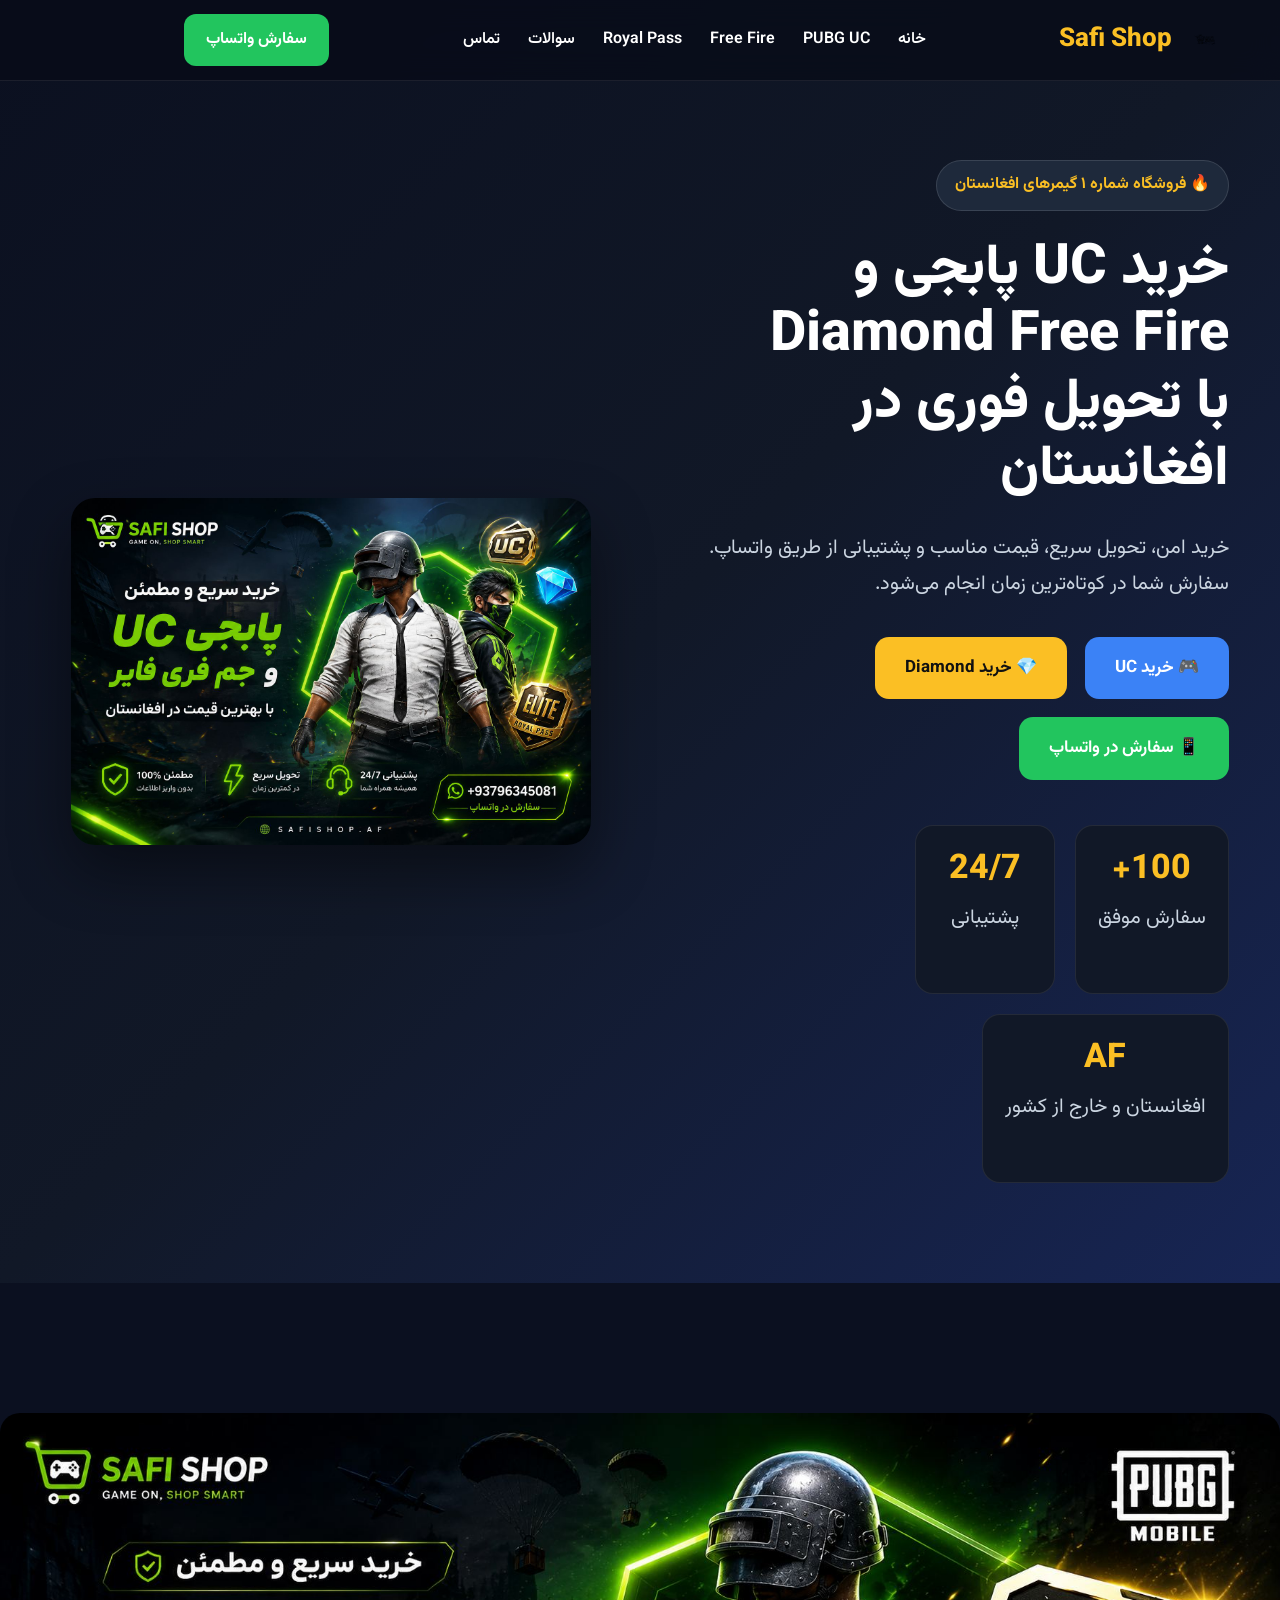
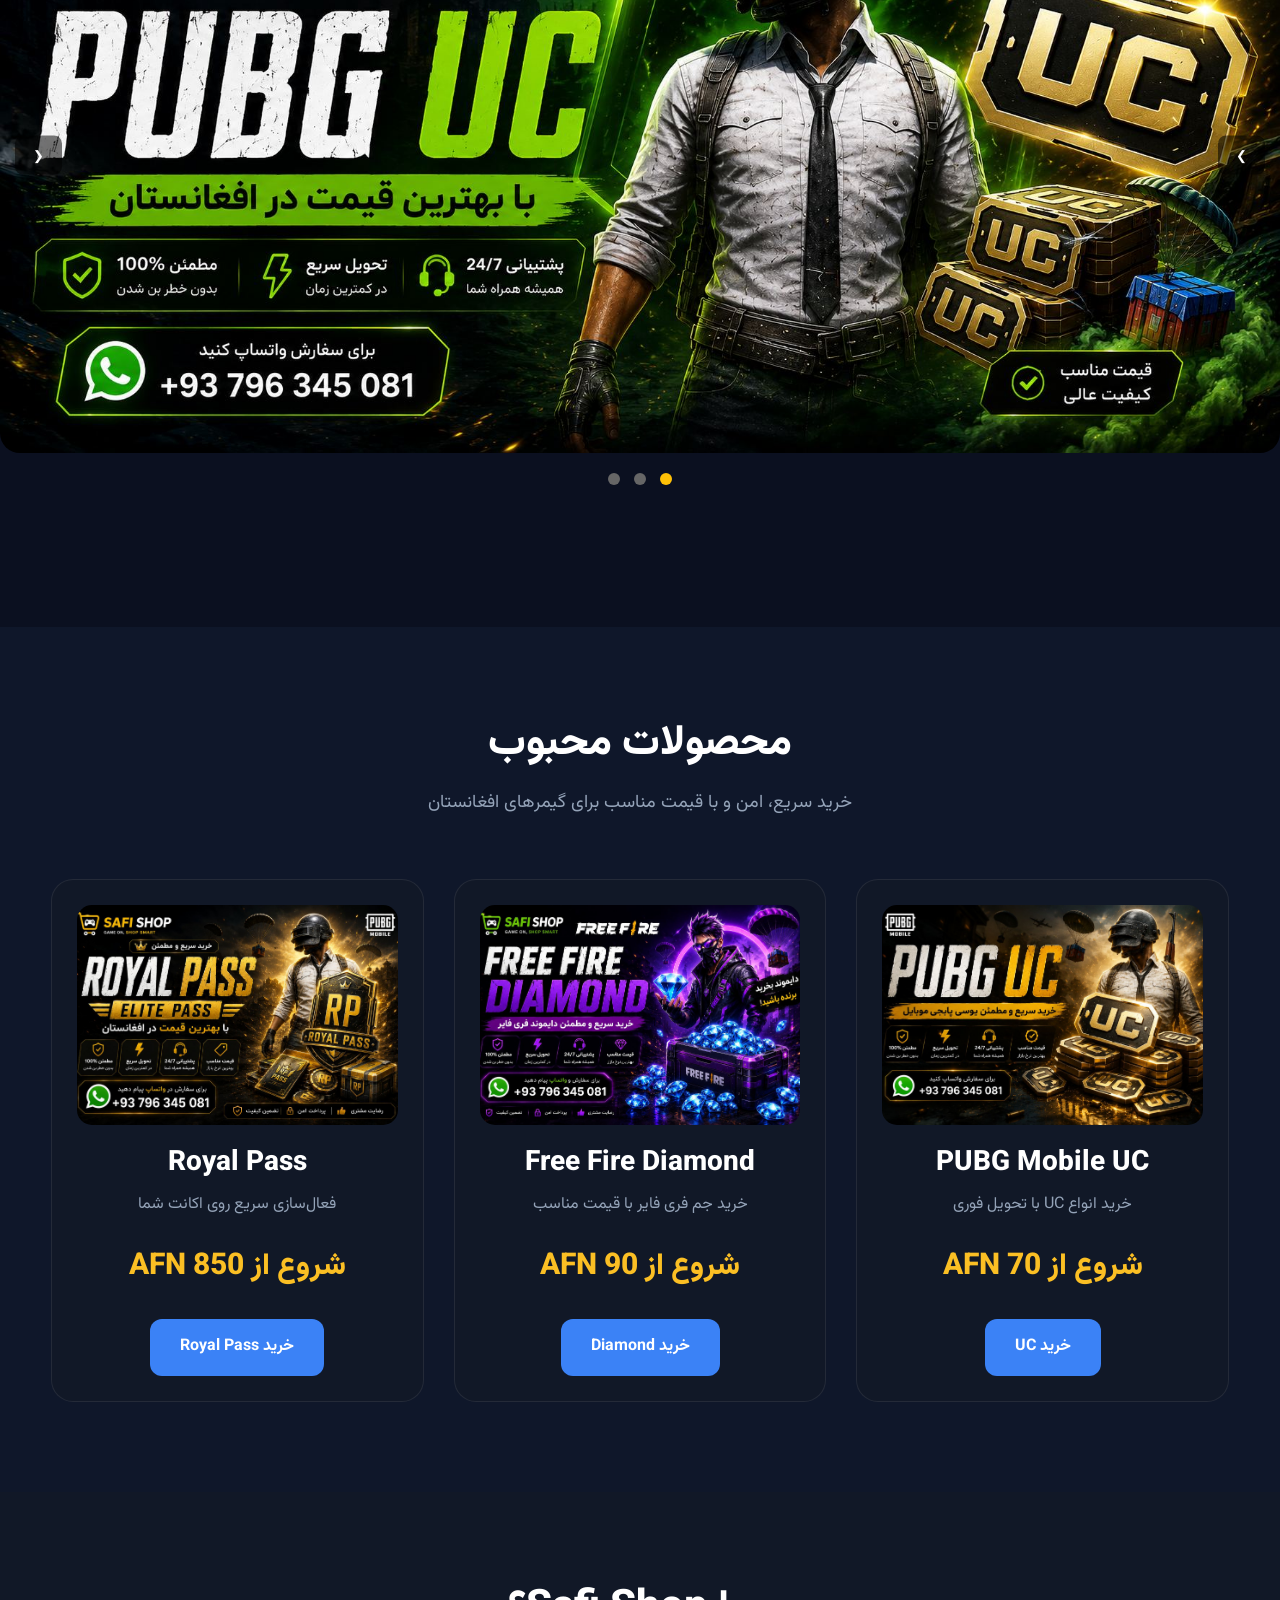
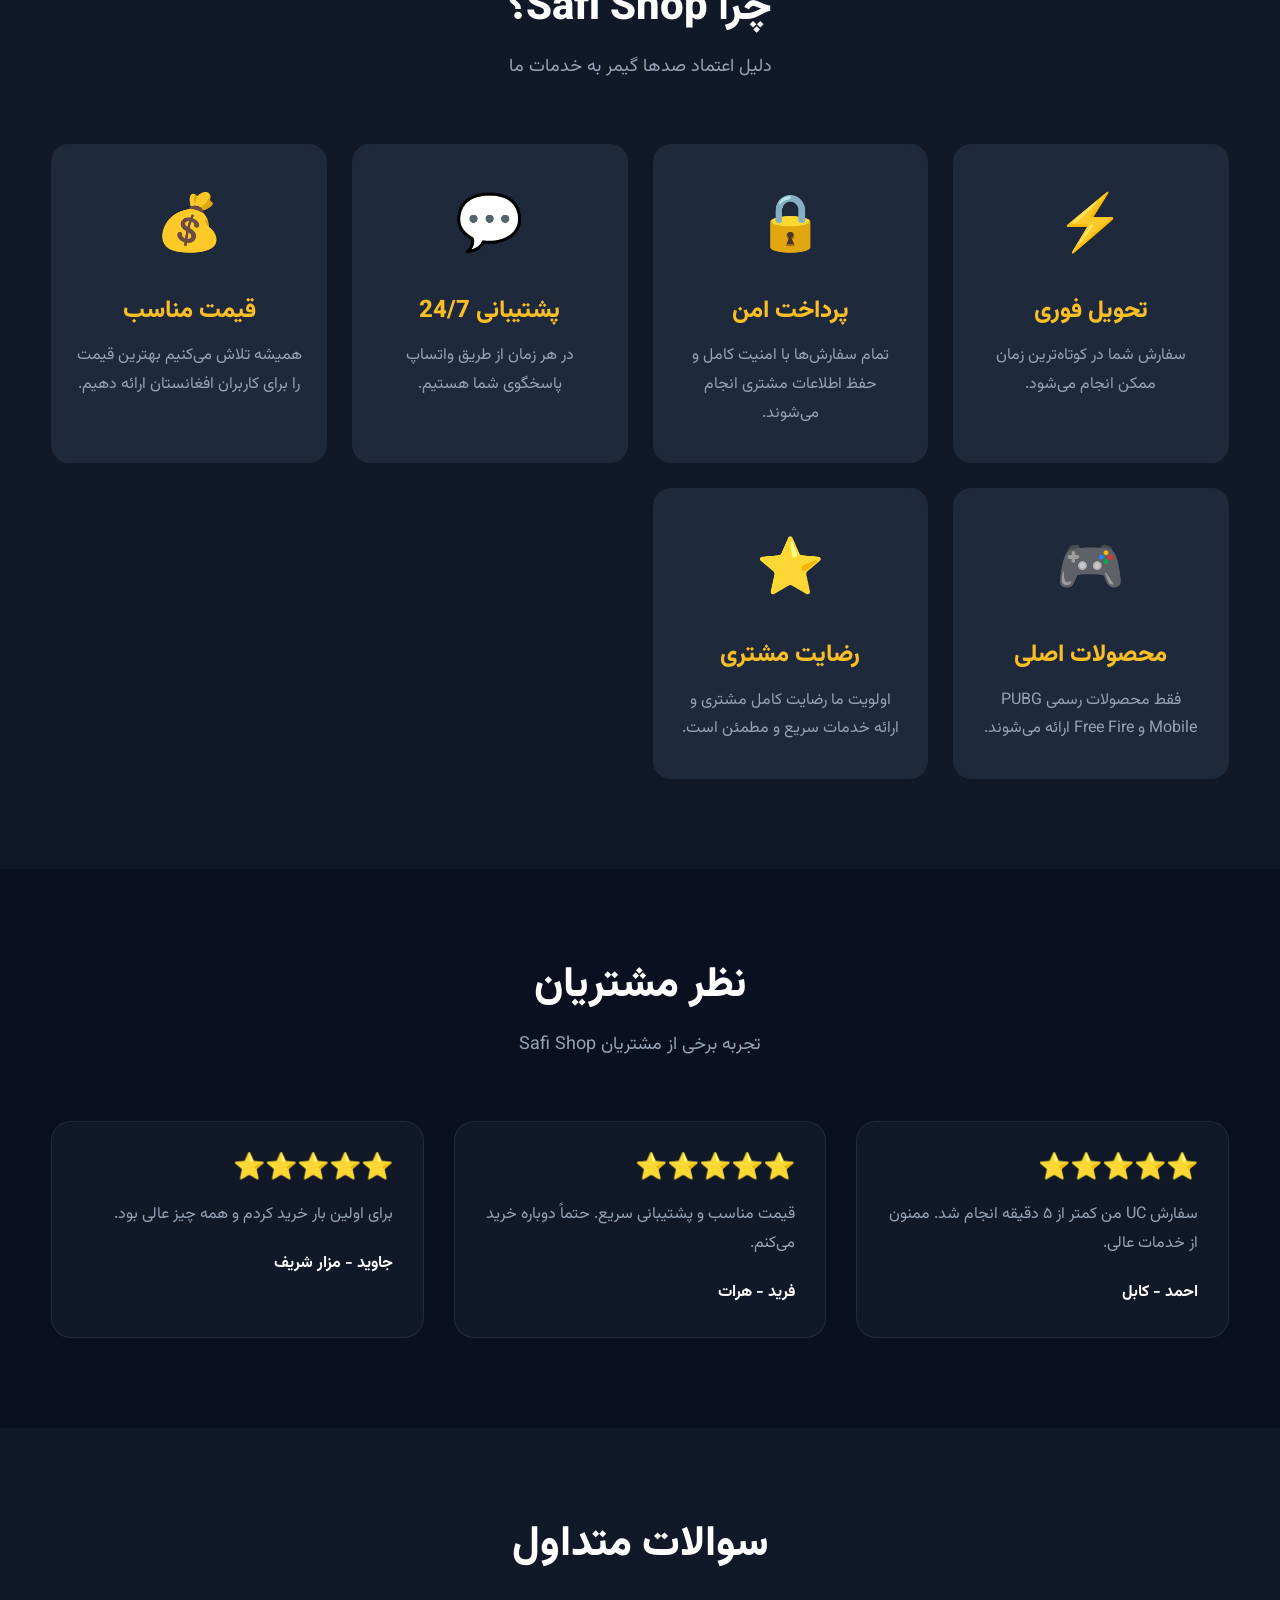
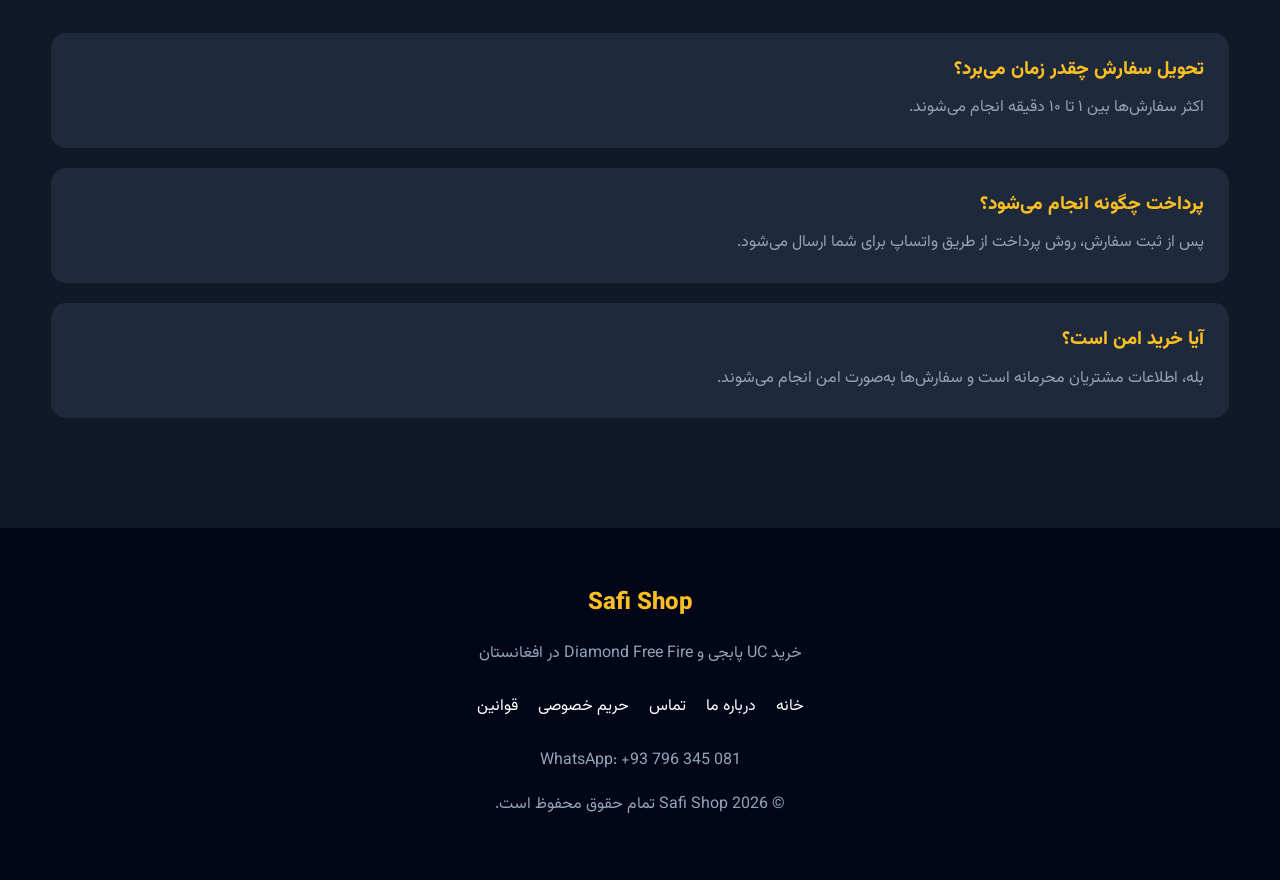
<file: index.html>
<!DOCTYPE html>
<html lang="fa-AF" dir="rtl">

<head>

<meta charset="UTF-8">
<meta http-equiv="X-UA-Compatible" content="IE=edge">
<meta name="viewport" content="width=device-width, initial-scale=1.0">

<title>خرید UC پابجی و Diamond Free Fire در افغانستان | Safi Shop</title>

<meta name="description"
content="خرید UC پابجی، Diamond Free Fire و Royal Pass در افغانستان با قیمت مناسب، تحویل فوری و پشتیبانی واتساپ.">

<meta name="keywords"
content="خرید UC افغانستان, خرید یوسی پابجی, خرید Diamond Free Fire افغانستان, پابجی افغانستان, فری فایر افغانستان">

<meta name="author"
content="Edris Safi">

<meta name="robots"
content="index,follow,max-image-preview:large">

<meta name="theme-color"
content="#0f172a">

<link rel="canonical"
href="https://safii34.github.io/freefire/">

<meta property="og:type"
content="website">

<meta property="og:title"
content="Safi Shop">

<meta property="og:description"
content="خرید UC و Diamond با تحویل فوری در افغانستان">

<meta property="og:image"
content="assets/images/cover.webp">

<meta property="og:url"
content="https://safii34.github.io/freefire/">

<meta property="og:locale"
content="fa_AF">

<meta name="twitter:card"
content="summary_large_image">

<link rel="icon"
href="assets/images/favicon.png">
<link rel="manifest" href="manifest.json">
<link rel="stylesheet"
href="assets/css/style.css">

<link rel="preconnect"
href="https://fonts.googleapis.com">

<link rel="preconnect"
href="https://fonts.gstatic.com"
crossorigin>

<link href="https://fonts.googleapis.com/css2?family=Vazirmatn:wght@300;400;500;700;800&display=swap"
rel="stylesheet">
<!-- SEO Schema -->
<script type="application/ld+json">
{
  "@context":"https://schema.org",
  "@type":"Store",
  "name":"Safi Shop",
  "url":"https://safii34.github.io/freefire/",
  "image":"https://safii34.github.io/freefire/assets/images/logo.png",
  "description":"خرید UC پابجی و Diamond Free Fire در افغانستان",
  "address":{
    "@type":"PostalAddress",
    "addressCountry":"AF"
  },
  "areaServed":"Afghanistan"
}
</script>

</head>

<body>

<header>

<div class="container">

<nav class="navbar">

<a href="index.html" class="logo">

<img src="assets/images/logo.svg" alt="Safi Shop Logo">

<span>Safi Shop</span>

</a>

<ul class="nav-menu">

<li><a href="index.html">خانه</a></li>

<li><a href="pubg-uc.html">PUBG UC</a></li>

<li><a href="freefire-diamond.html">Free Fire</a></li>

<li><a href="royal-pass.html">Royal Pass</a></li>

<li><a href="faq.html">سوالات</a></li>

<li><a href="contact.html">تماس</a></li>

</ul>

<a class="whatsapp-btn"
href="https://wa.me/93796345081">

سفارش واتساپ

</a>

<div class="menu-toggle">

<span></span>
<span></span>
<span></span>

</div>

</nav>

</div>

</header>
<!-- Hero Section -->
<section class="hero">

<div class="container hero-content">

<div class="hero-text">

<span class="badge">
🔥 فروشگاه شماره ۱ گیمرهای افغانستان
</span>

<h1>
خرید UC پابجی و Diamond Free Fire
<br>
با تحویل فوری در افغانستان
</h1>

<p>
خرید امن، تحویل سریع، قیمت مناسب و پشتیبانی از طریق واتساپ.
سفارش شما در کوتاه‌ترین زمان انجام می‌شود.
</p>
<div class="hero-buttons">

<a href="pubg-uc.html" class="btn btn-primary">
🎮 خرید UC
</a>

<a href="freefire-diamond.html" class="btn btn-secondary">
💎 خرید Diamond
</a>

<a href="https://wa.me/93796345081" class="btn btn-whatsapp">
📱 سفارش در واتساپ
</a>

</div>

<div class="hero-stats">

<div class="stat-box">
<h2>100+</h2>
<p>سفارش موفق</p>
</div>

<div class="stat-box">
<h2>24/7</h2>
<p>پشتیبانی</p>
</div>

<div class="stat-box">
<h2>AF</h2>
<p>افغانستان و  خارج از کشور </p>
</div>

</div>

</div>

<div class="hero-image">

<img
src="assets/images/hero.webp"
alt="PUBG UC و Free Fire Diamond افغانستان"
loading="eager">

</div>

</div>

</section>

<section class="slider">

<div class="slide active">
<img src="assets/images/banner1.webp" alt="PUBG UC">
</div>

<div class="slide">
<img src="assets/images/banner2.webp" alt="Free Fire Diamond">
</div>

<div class="slide">
<img src="assets/images/banner3.webp" alt="Royal Pass">
</div>

<button class="prev">❮</button>
<button class="next">❯</button>

<div class="dots">
<span class="dot active"></span>
<span class="dot"></span>
<span class="dot"></span>
</div>

</section>

<!-- Products Section -->
<section class="products" id="products">

<div class="container">

<div class="section-title">

<h2>محصولات محبوب</h2>

<p>
خرید سریع، امن و با قیمت مناسب برای گیمرهای افغانستان
</p>

</div>

<div class="product-grid">

<!-- PUBG UC -->

<div class="product-card">

<img src="assets/images/pubg-uc.webp"
alt="خرید UC پابجی افغانستان"
loading="lazy">

<h3>PUBG Mobile UC</h3>

<p>
خرید انواع UC با تحویل فوری
</p>

<div class="price">
شروع از 70 AFN
</div>

<a href="pubg-uc.html"
class="buy-btn">

خرید UC

</a>

</div>

<!-- Free Fire -->

<div class="product-card">

<img src="assets/images/freefire.webp"
alt="خرید Diamond Free Fire افغانستان"
loading="lazy">

<h3>Free Fire Diamond</h3>

<p>
خرید جم فری فایر با قیمت مناسب
</p>

<div class="price">
شروع از 90 AFN
</div>

<a href="freefire-diamond.html"
class="buy-btn">

خرید Diamond

</a>

</div>

<!-- Royal Pass -->

<div class="product-card">

<img src="assets/images/royalpass.webp"
alt="Royal Pass PUBG"
loading="lazy">

<h3>Royal Pass</h3>

<p>
فعال‌سازی سریع روی اکانت شما
</p>

<div class="price">

شروع از 850 AFN

</div>

<a href="royal-pass.html"
class="buy-btn">

خرید Royal Pass

</a>

</div>

</div>

</div>

</section>
<!-- Features Section -->
<section class="features">

<div class="container">

<div class="section-title">

<h2>چرا Safi Shop؟</h2>

<p>
دلیل اعتماد صدها گیمر به خدمات ما
</p>

</div>

<div class="features-grid">

<div class="feature-card">

<div class="feature-icon">⚡</div>

<h3>تحویل فوری</h3>

<p>
سفارش شما در کوتاه‌ترین زمان ممکن انجام می‌شود.
</p>

</div>

<div class="feature-card">

<div class="feature-icon">🔒</div>

<h3>پرداخت امن</h3>

<p>
تمام سفارش‌ها با امنیت کامل و حفظ اطلاعات مشتری انجام می‌شوند.
</p>

</div>

<div class="feature-card">

<div class="feature-icon">💬</div>

<h3>پشتیبانی 24/7</h3>

<p>
در هر زمان از طریق واتساپ پاسخگوی شما هستیم.
</p>

</div>

<div class="feature-card">

<div class="feature-icon">💰</div>

<h3>قیمت مناسب</h3>

<p>
همیشه تلاش می‌کنیم بهترین قیمت را برای کاربران افغانستان ارائه دهیم.
</p>

</div>

<div class="feature-card">

<div class="feature-icon">🎮</div>

<h3>محصولات اصلی</h3>

<p>
فقط محصولات رسمی PUBG Mobile و Free Fire ارائه می‌شوند.
</p>

</div>

<div class="feature-card">

<div class="feature-icon">⭐</div>

<h3>رضایت مشتری</h3>

<p>
اولویت ما رضایت کامل مشتری و ارائه خدمات سریع و مطمئن است.
</p>

</div>

</div>

</div>

</section>
<!-- Testimonials -->
<section class="testimonials">

<div class="container">

<div class="section-title">

<h2>نظر مشتریان</h2>

<p>تجربه برخی از مشتریان Safi Shop</p>

</div>

<div class="testimonial-grid">

<div class="testimonial-card">

<h3>⭐⭐⭐⭐⭐</h3>

<p>
سفارش UC من کمتر از ۵ دقیقه انجام شد. ممنون از خدمات عالی.
</p>

<strong>احمد - کابل</strong>

</div>

<div class="testimonial-card">

<h3>⭐⭐⭐⭐⭐</h3>

<p>
قیمت مناسب و پشتیبانی سریع. حتماً دوباره خرید می‌کنم.
</p>

<strong>فرید - هرات</strong>

</div>

<div class="testimonial-card">

<h3>⭐⭐⭐⭐⭐</h3>

<p>
برای اولین بار خرید کردم و همه چیز عالی بود.
</p>

<strong>جاوید - مزار شریف</strong>

</div>

</div>

</div>

</section>
<!-- FAQ -->

<section class="faq">

<div class="container">

<div class="section-title">

<h2>سوالات متداول</h2>

</div>

<div class="faq-item">

<h3>تحویل سفارش چقدر زمان می‌برد؟</h3>

<p>اکثر سفارش‌ها بین ۱ تا ۱۰ دقیقه انجام می‌شوند.</p>

</div>

<div class="faq-item">

<h3>پرداخت چگونه انجام می‌شود؟</h3>

<p>پس از ثبت سفارش، روش پرداخت از طریق واتساپ برای شما ارسال می‌شود.</p>

</div>

<div class="faq-item">

<h3>آیا خرید امن است؟</h3>

<p>بله، اطلاعات مشتریان محرمانه است و سفارش‌ها به‌صورت امن انجام می‌شوند.</p>

</div>

</div>

</section>
<footer>

<div class="container">

<h2>Safi Shop</h2>

<p>

خرید UC پابجی و Diamond Free Fire در افغانستان

</p>

<div class="footer-links">

<a href="index.html">خانه</a>

<a href="about.html">درباره ما</a>

<a href="contact.html">تماس</a>

<a href="privacy.html">حریم خصوصی</a>

<a href="terms.html">قوانین</a>

</div>

<p>

WhatsApp:
<a href="https://wa.me/93796345081">

+93 796 345 081

</a>

</p>

<p>

© 2026 Safi Shop

تمام حقوق محفوظ است.

</p>

</div>

</footer>

<script src="assets/js/app.js"></script>
<script src="assets/js/slider.js"></script>
</body>

</html>
</file>
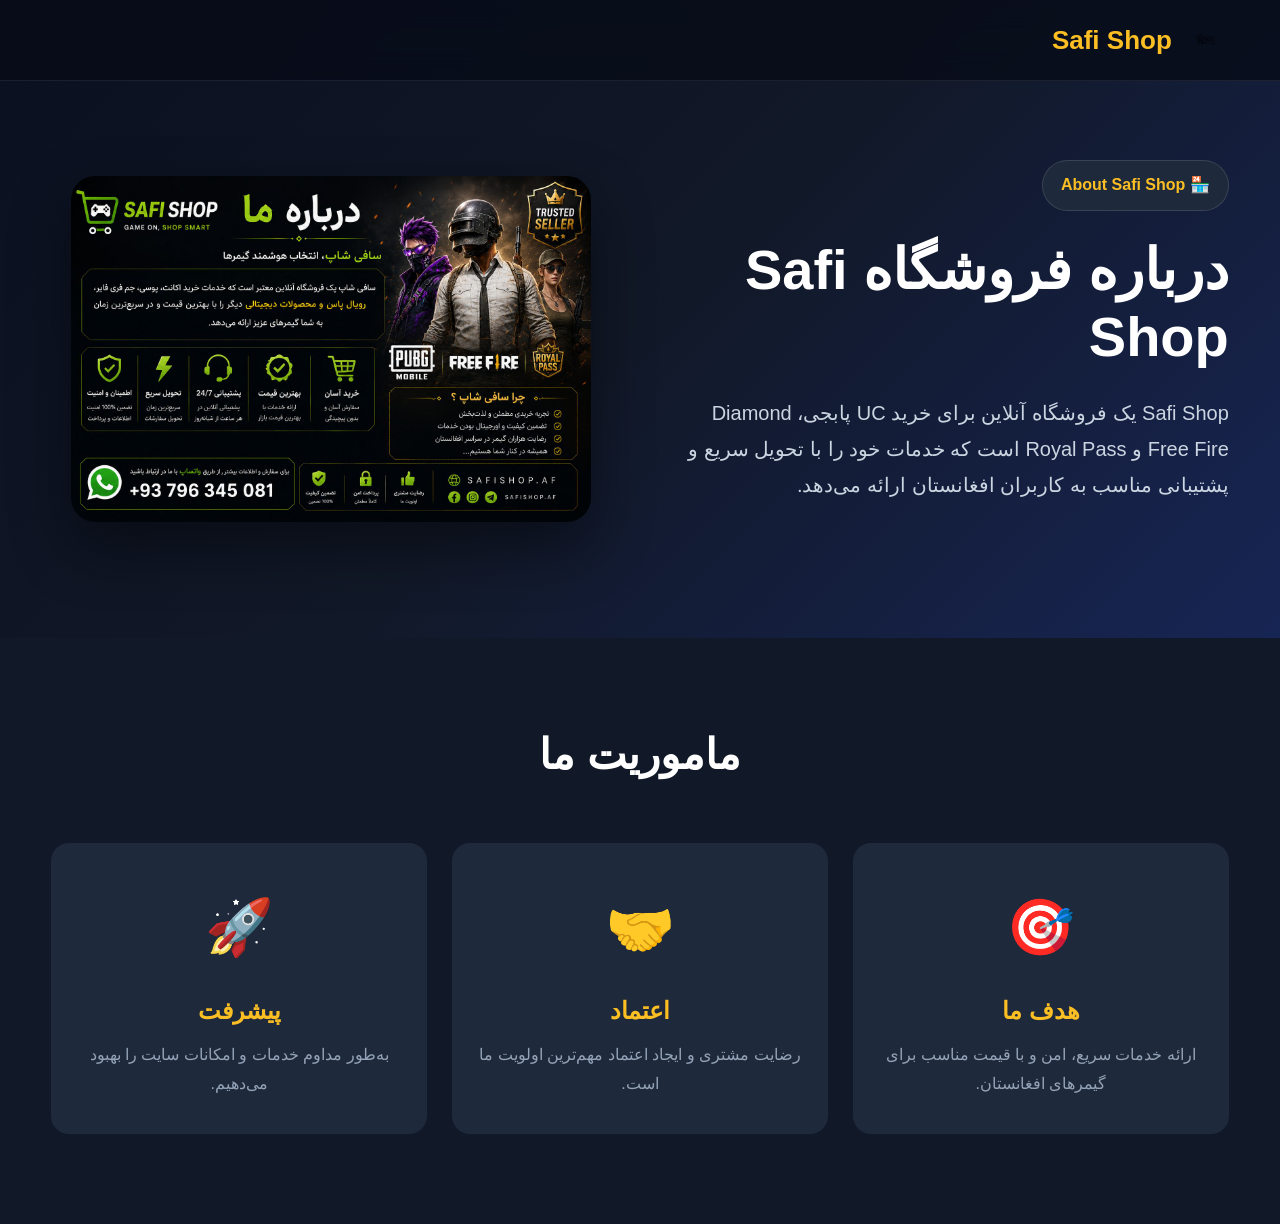
<file: about.html>
<!DOCTYPE html>
<html lang="fa-AF" dir="rtl">

<head>

<meta charset="UTF-8">

<meta name="viewport" content="width=device-width, initial-scale=1.0">

<title>درباره Safi Shop | خرید UC و Diamond در افغانستان</title>

<meta name="description"
content="درباره Safi Shop، فروشگاه خرید UC پابجی، Diamond Free Fire و Royal Pass در افغانستان.">

<meta name="robots"
content="index,follow">

<link rel="canonical"
href="https://safii34.github.io/freefire/about.html">

<link rel="stylesheet"
href="assets/css/style.css">

</head>

<body>
<header>

<div class="container">

<nav class="navbar">

<a href="index.html" class="logo">

<img src="assets/images/logo.svg" alt="Safi Shop">

<span>Safi Shop</span>

</a>

</nav>

</div>

</header>

<section class="hero">

<div class="container hero-content">

<div class="hero-text">

<span class="badge">

🏪 About Safi Shop

</span>

<h1>

درباره فروشگاه Safi Shop

</h1>

<p>

Safi Shop یک فروشگاه آنلاین برای خرید UC پابجی، Diamond Free Fire و Royal Pass است که خدمات خود را با تحویل سریع و پشتیبانی مناسب به کاربران افغانستان ارائه می‌دهد.

</p>

</div>

<div class="hero-image">

<img src="assets/images/about.webp"

alt="About Safi Shop"

loading="eager">

</div>

</div>

</section>
<section class="features">

<div class="container">

<div class="section-title">

<h2>ماموریت ما</h2>

</div>

<div class="features-grid">

<div class="feature-card">

<div class="feature-icon">🎯</div>

<h3>هدف ما</h3>

<p>

ارائه خدمات سریع، امن و با قیمت مناسب برای گیمرهای افغانستان.

</p>

</div>

<div class="feature-card">

<div class="feature-icon">🤝</div>

<h3>اعتماد</h3>

<p>

رضایت مشتری و ایجاد اعتماد مهم‌ترین اولویت ما است.

</p>

</div>

<div class="feature-card">

<div class="feature-icon">🚀</div>

<h3>پیشرفت</h3>

<p>

به‌طور مداوم خدمات و امکانات سایت را بهبود می‌دهیم.

</p>

</div>

</div>

</div>

</section>
</file>
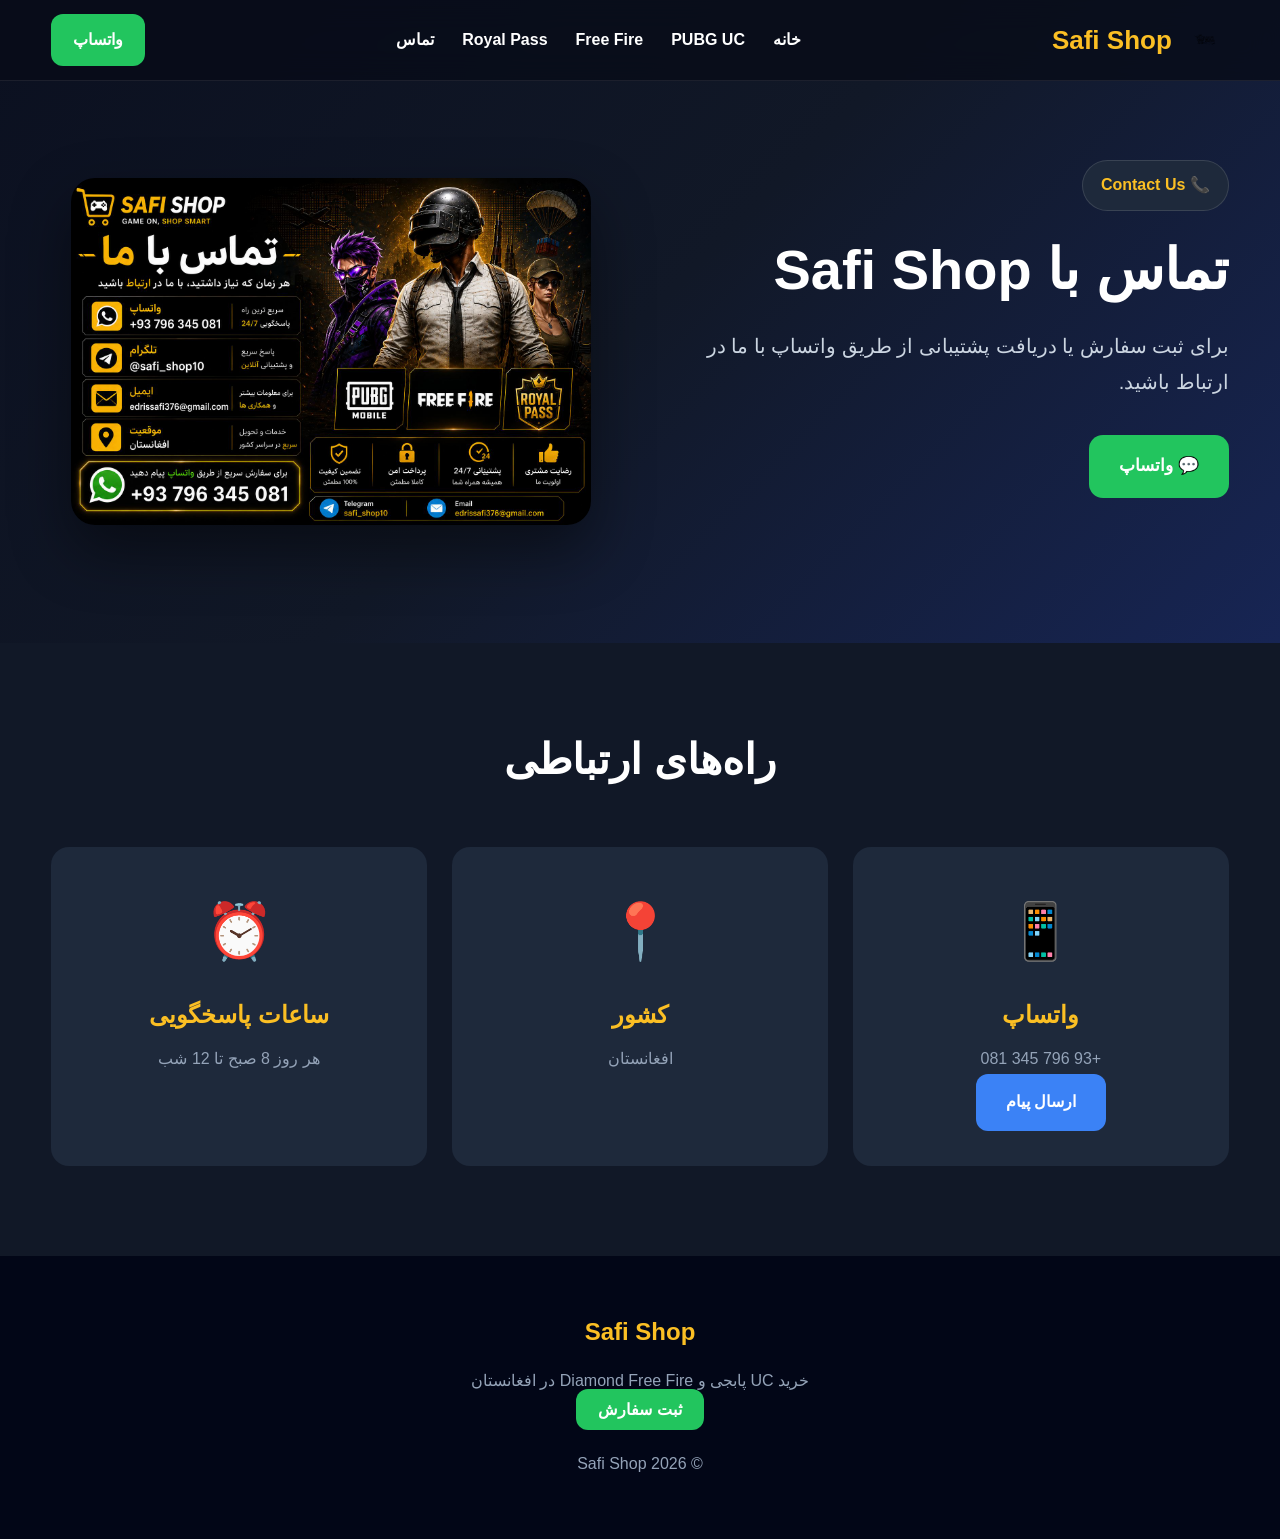
<file: contact.html>
<!DOCTYPE html>
<html lang="fa-AF" dir="rtl">

<head>

<meta charset="UTF-8">

<meta name="viewport" content="width=device-width, initial-scale=1.0">

<title>تماس با Safi Shop | خرید UC و Diamond در افغانستان</title>

<meta name="description"
content="تماس با Safi Shop برای خرید UC پابجی، Diamond Free Fire و Royal Pass در افغانستان.">

<meta name="keywords"
content="تماس با Safi Shop, واتساپ Safi Shop, خرید UC افغانستان">

<meta name="robots"
content="index,follow">

<link rel="canonical"
href="https://safii34.github.io/freefire/contact.html">

<link rel="stylesheet"
href="assets/css/style.css">

</head>

<body>
<header>

<div class="container">

<nav class="navbar">

<a href="index.html" class="logo">

<img src="assets/images/logo.svg" alt="Safi Shop">

<span>Safi Shop</span>

</a>

<ul class="nav-menu">

<li><a href="index.html">خانه</a></li>

<li><a href="pubg-uc.html">PUBG UC</a></li>

<li><a href="freefire-diamond.html">Free Fire</a></li>

<li><a href="royal-pass.html">Royal Pass</a></li>

<li><a href="contact.html">تماس</a></li>

</ul>

<a href="https://wa.me/93796345081"
class="whatsapp-btn">

واتساپ

</a>

</nav>

</div>

</header>
<section class="hero">

<div class="container hero-content">

<div class="hero-text">

<span class="badge">

📞 Contact Us

</span>

<h1>

تماس با Safi Shop

</h1>

<p>

برای ثبت سفارش یا دریافت پشتیبانی از طریق واتساپ با ما در ارتباط باشید.

</p>

<div class="hero-buttons">

<a href="https://wa.me/93796345081"

class="btn btn-whatsapp">

💬 واتساپ

</a>

</div>

</div>

<div class="hero-image">

<img src="assets/images/contact.webp"

alt="تماس با Safi Shop"

loading="eager">

</div>

</div>

</section>
<section class="features">

<div class="container">

<div class="section-title">

<h2>راه‌های ارتباطی</h2>

</div>

<div class="features-grid">

<div class="feature-card">

<div class="feature-icon">📱</div>

<h3>واتساپ</h3>

<p>+93 796 345 081</p>

<a href="https://wa.me/93796345081"

class="buy-btn">

ارسال پیام

</a>

</div>

<div class="feature-card">

<div class="feature-icon">📍</div>

<h3>کشور</h3>

<p>افغانستان</p>

</div>

<div class="feature-card">

<div class="feature-icon">⏰</div>

<h3>ساعات پاسخگویی</h3>

<p>هر روز 8 صبح تا 12 شب</p>

</div>

</div>

</div>

</section>
<footer>

<div class="container">

<h2>Safi Shop</h2>

<p>

خرید UC پابجی و Diamond Free Fire در افغانستان

</p>

<a href="https://wa.me/93796345081"

class="whatsapp-btn">

ثبت سفارش

</a>

<p style="margin-top:25px;">

© 2026 Safi Shop

</p>

</div>

</footer>

<script src="assets/js/app.js"></script>

</body>

</html>
</file>
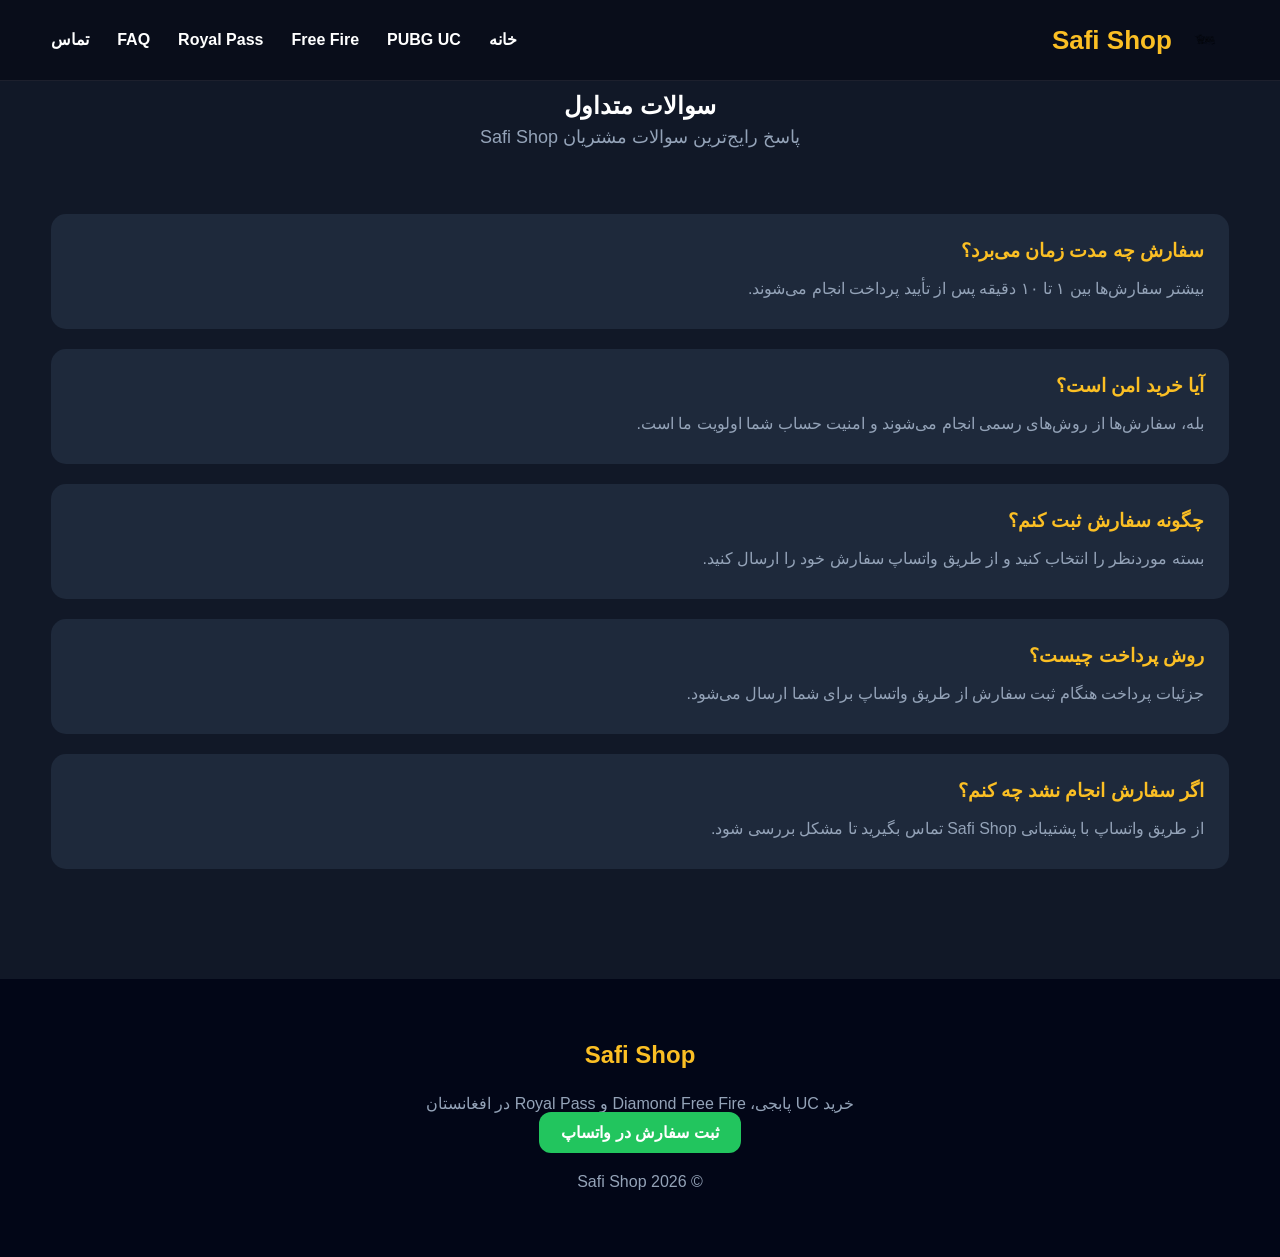
<file: faq.html>
<!DOCTYPE html>
<html lang="fa-AF" dir="rtl">

<head>

<meta charset="UTF-8">
<meta name="viewport" content="width=device-width, initial-scale=1.0">

<title>سوالات متداول | Safi Shop</title>

<meta name="description"
content="پاسخ سوالات متداول درباره خرید UC پابجی، Diamond Free Fire و Royal Pass در افغانستان.">

<meta name="keywords"
content="FAQ Safi Shop, سوالات متداول UC, سوالات Diamond">

<meta name="robots"
content="index,follow">

<link rel="canonical"
href="https://safii34.github.io/freefire/faq.html">

<link rel="stylesheet"
href="assets/css/style.css">

</head>

<body>
<header>

<div class="container">

<nav class="navbar">

<a href="index.html" class="logo">

<img src="assets/images/logo.svg" alt="Safi Shop">

<span>Safi Shop</span>

</a>

<ul class="nav-menu">

<li><a href="index.html">خانه</a></li>
<li><a href="pubg-uc.html">PUBG UC</a></li>
<li><a href="freefire-diamond.html">Free Fire</a></li>
<li><a href="royal-pass.html">Royal Pass</a></li>
<li><a href="faq.html">FAQ</a></li>
<li><a href="contact.html">تماس</a></li>

</ul>

</nav>

</div>

</header>
<section class="faq">

<div class="container">

<div class="section-title">

<h1>سوالات متداول</h1>

<p>پاسخ رایج‌ترین سوالات مشتریان Safi Shop</p>

</div>

<div class="faq-item">

<h3>سفارش چه مدت زمان می‌برد؟</h3>

<p>بیشتر سفارش‌ها بین ۱ تا ۱۰ دقیقه پس از تأیید پرداخت انجام می‌شوند.</p>

</div>

<div class="faq-item">

<h3>آیا خرید امن است؟</h3>

<p>بله، سفارش‌ها از روش‌های رسمی انجام می‌شوند و امنیت حساب شما اولویت ما است.</p>

</div>

<div class="faq-item">

<h3>چگونه سفارش ثبت کنم؟</h3>

<p>بسته موردنظر را انتخاب کنید و از طریق واتساپ سفارش خود را ارسال کنید.</p>

</div>

<div class="faq-item">

<h3>روش پرداخت چیست؟</h3>

<p>جزئیات پرداخت هنگام ثبت سفارش از طریق واتساپ برای شما ارسال می‌شود.</p>

</div>

<div class="faq-item">

<h3>اگر سفارش انجام نشد چه کنم؟</h3>

<p>از طریق واتساپ با پشتیبانی Safi Shop تماس بگیرید تا مشکل بررسی شود.</p>

</div>

</div>

</section>
<footer>

<div class="container">

<h2>Safi Shop</h2>

<p>خرید UC پابجی، Diamond Free Fire و Royal Pass در افغانستان</p>

<a href="https://wa.me/93796345081"
class="whatsapp-btn">

ثبت سفارش در واتساپ

</a>

<p style="margin-top:20px;">
© 2026 Safi Shop
</p>

</div>

</footer>

<script src="assets/js/app.js"></script>

</body>
</html>
</file>
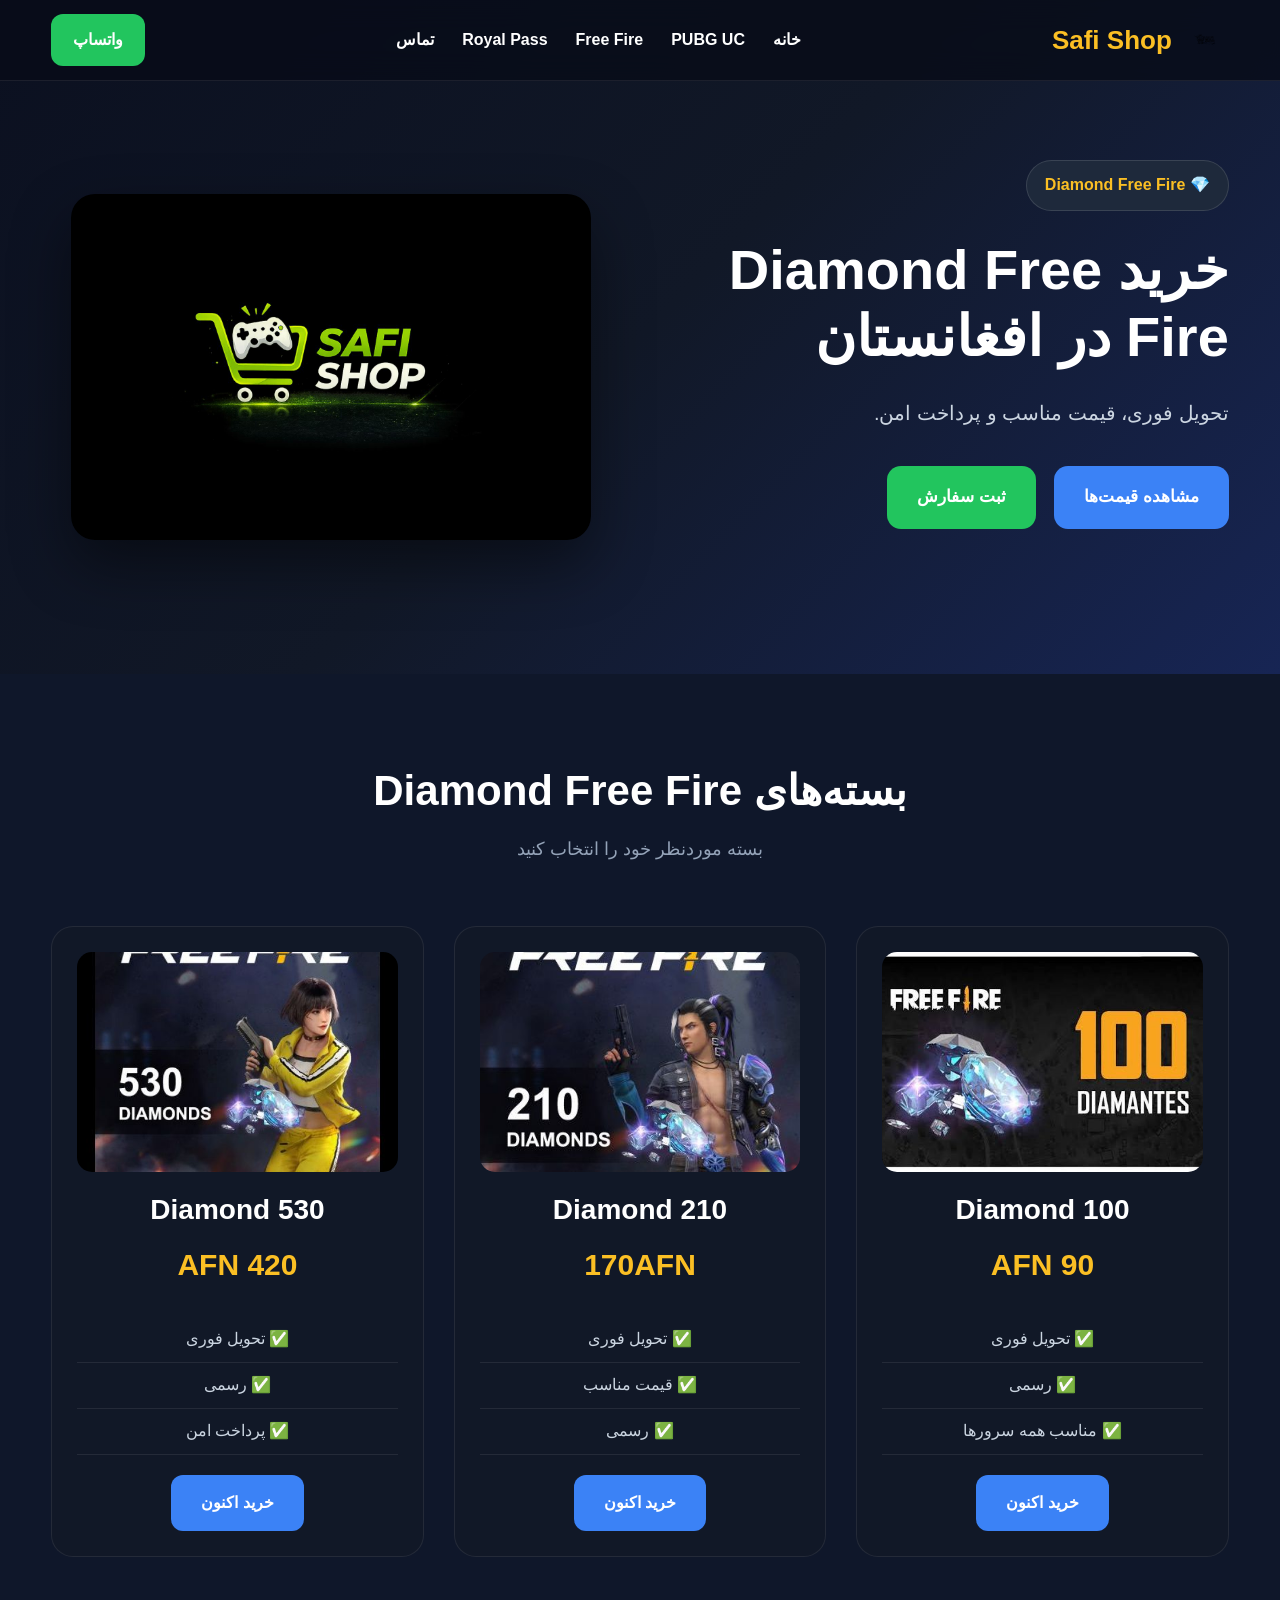
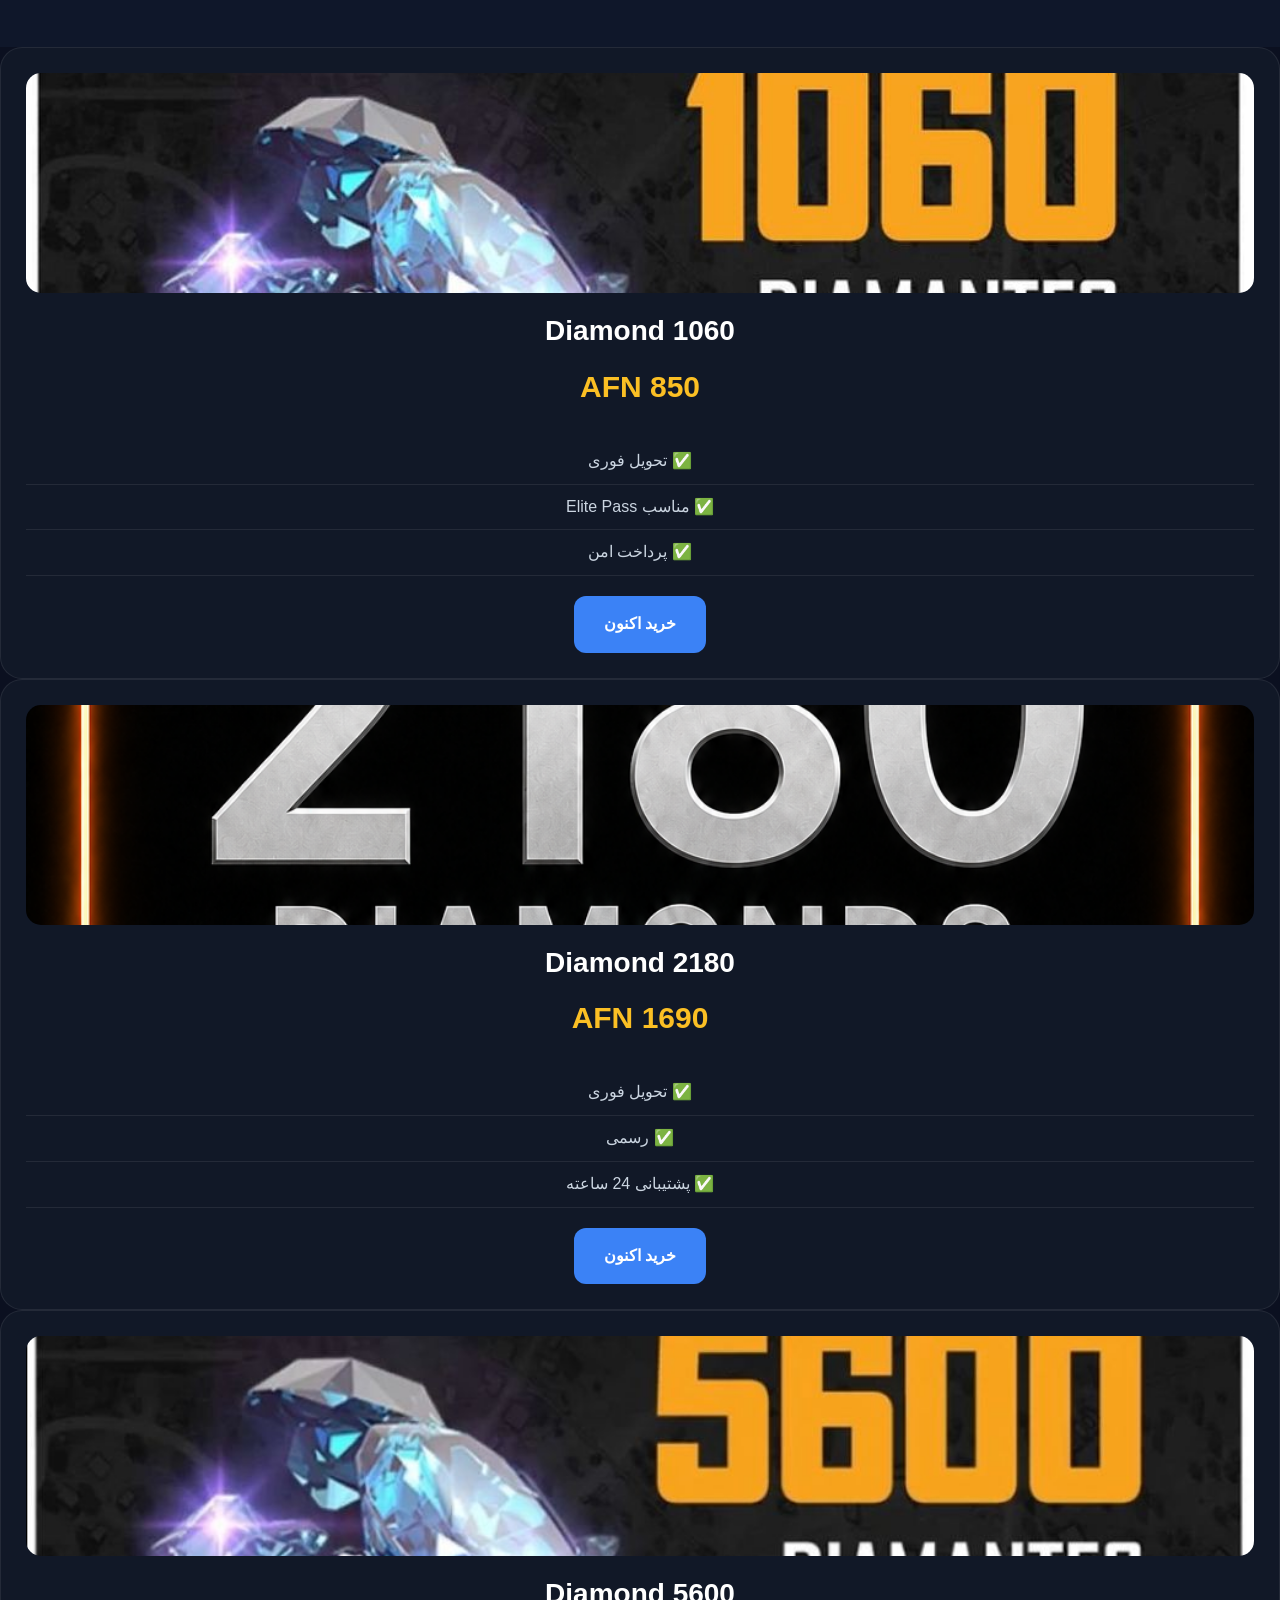
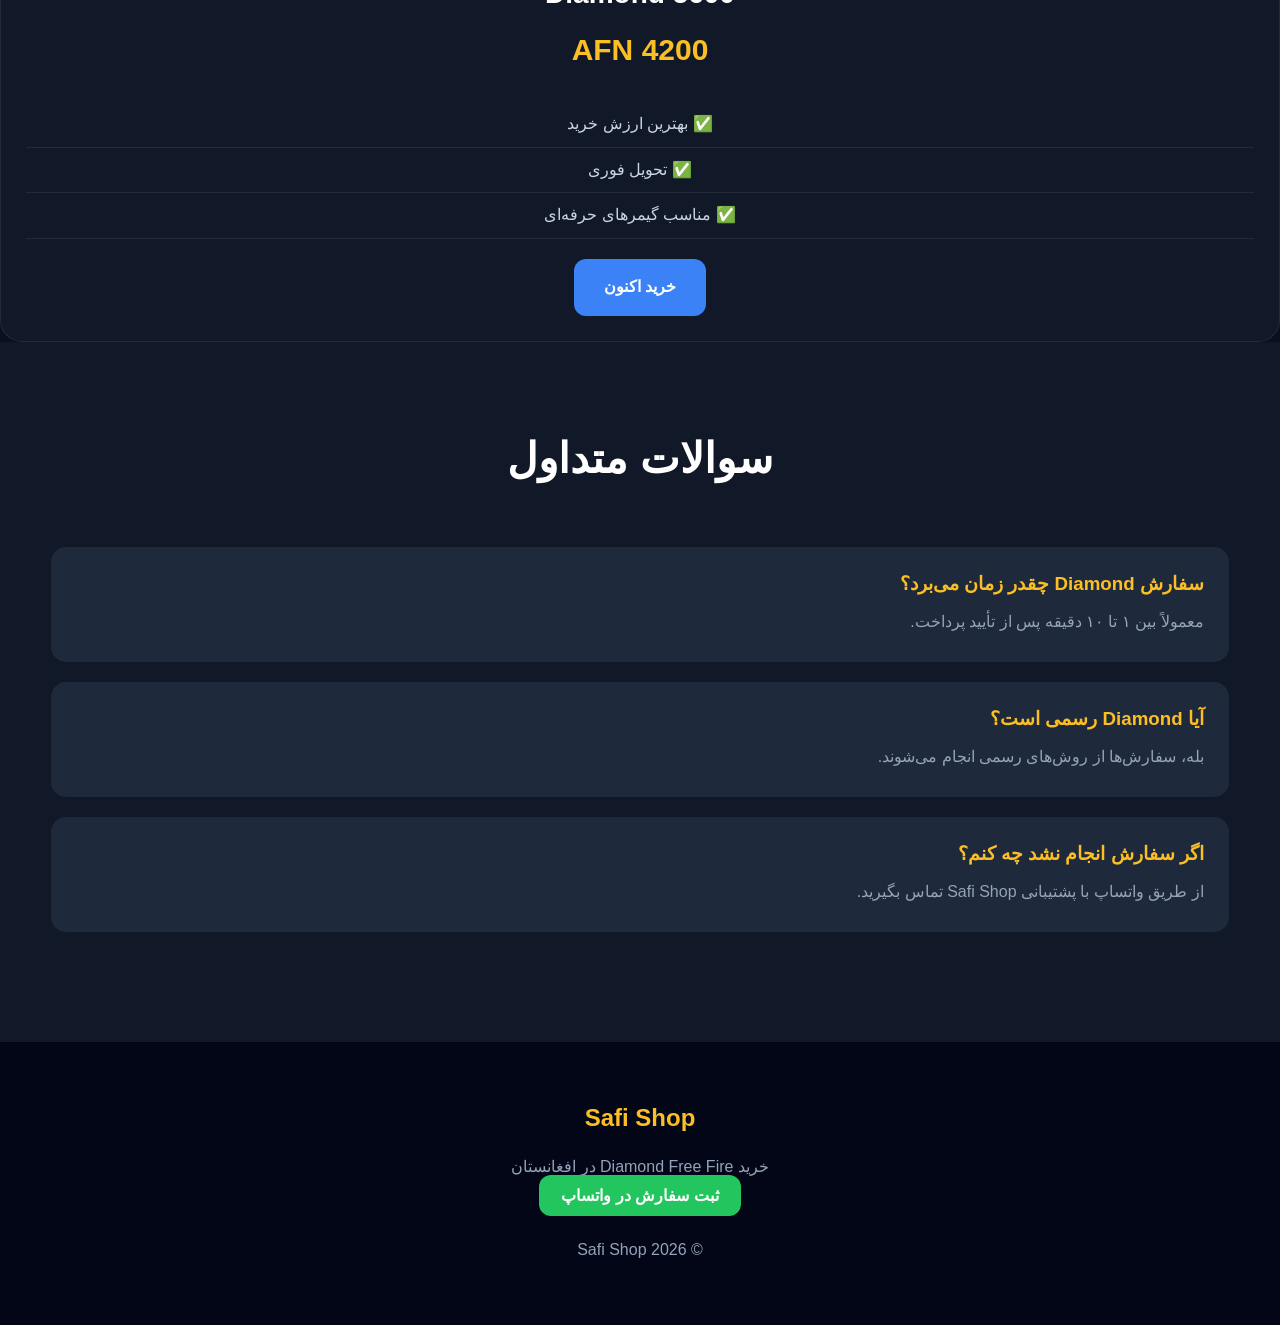
<file: freefire-diamond.html>
<!DOCTYPE html>
<html lang="fa-AF" dir="rtl">

<head>

<meta charset="UTF-8">

<meta name="viewport" content="width=device-width, initial-scale=1.0">

<title>خرید Diamond Free Fire در افغانستان | Safi Shop</title>

<meta name="description"
content="خرید Diamond Free Fire در افغانستان با قیمت مناسب، تحویل فوری و پشتیبانی 24 ساعته.">

<meta name="keywords"
content="Free Fire Diamond Afghanistan, خرید Diamond افغانستان, خرید جم فری فایر, Safi Shop">

<meta name="robots"
content="index,follow">

<link rel="canonical"
href="https://safii34.github.io/freefire/freefire-diamond.html">

<link rel="stylesheet"
href="assets/css/style.css">

</head>

<body>
<header>

<div class="container">

<nav class="navbar">

<a href="index.html" class="logo">

<img src="assets/images/logo.svg" alt="Safi Shop">

<span>Safi Shop</span>

</a>

<ul class="nav-menu">

<li><a href="index.html">خانه</a></li>

<li><a href="pubg-uc.html">PUBG UC</a></li>

<li><a href="freefire-diamond.html">Free Fire</a></li>

<li><a href="royal-pass.html">Royal Pass</a></li>

<li><a href="contact.html">تماس</a></li>

</ul>

<a href="https://wa.me/93796345081"
class="whatsapp-btn">

واتساپ

</a>

</nav>

</div>

</header>
<section class="hero">

<div class="container hero-content">

<div class="hero-text">

<span class="badge">

💎 Diamond Free Fire

</span>

<h1>

خرید Diamond Free Fire در افغانستان

</h1>

<p>

تحویل فوری، قیمت مناسب و پرداخت امن.

</p>

<div class="hero-buttons">

<a href="#diamond"

class="btn btn-primary">

مشاهده قیمت‌ها

</a>

<a href="https://wa.me/93796345081"

class="btn btn-whatsapp">

ثبت سفارش

</a>

</div>

</div>

<div class="hero-image">

<img src="assets/images/freefire-hero.webp"

alt="Free Fire Diamond"

loading="eager">

</div>

</div>

</section>
<!-- Diamond Packages -->

<section class="products" id="diamond">

<div class="container">

<div class="section-title">

<h2>بسته‌های Diamond Free Fire</h2>

<p>
بسته موردنظر خود را انتخاب کنید
</p>

</div>

<div class="product-grid">

<!-- 100 Diamond -->

<div class="product-card">

<img src="assets/images/100-diamond.webp"
alt="100 Diamond Free Fire"
loading="lazy">

<h3>100 Diamond</h3>

<div class="price">90 AFN</div>

<ul class="product-features">
<li>✅ تحویل فوری</li>
<li>✅ رسمی</li>
<li>✅ مناسب همه سرورها</li>
</ul>

<a href="https://wa.me/93796345081?text=سلام، میخواهم 100 Diamond فری فایر سفارش بدهم."
class="buy-btn">

خرید اکنون

</a>

</div>

<!-- 310 Diamond -->

<div class="product-card">

<img src="assets/images/310-diamond.webp"
alt="210 Diamond Free Fire"
loading="lazy">

<h3>210 Diamond</h3>

<div class="price"> 170AFN</div>

<ul class="product-features">
<li>✅ تحویل فوری</li>
<li>✅ قیمت مناسب</li>
<li>✅ رسمی</li>
</ul>

<a href="https://wa.me/93796345081?text=سلام، میخواهم 210 Diamond فری فایر سفارش بدهم."
class="buy-btn">

خرید اکنون

</a>

</div>

<!-- 520 Diamond -->

<div class="product-card">

<img src="assets/images/520-diamond.webp"
alt="530 Diamond Free Fire"
loading="lazy">

<h3>530 Diamond</h3>

<div class="price">420 AFN</div>

<ul class="product-features">
<li>✅ تحویل فوری</li>
<li>✅ رسمی</li>
<li>✅ پرداخت امن</li>
</ul>

<a href="https://wa.me/93796345081?text=سلام، میخواهم 530 Diamond فری فایر سفارش بدهم."
class="buy-btn">

خرید اکنون

</a>

</div>

</div>

</div>

</section>
<!-- 1060 Diamond -->

<div class="product-card">

<img src="assets/images/1060-diamond.webp"
alt="1060 Diamond Free Fire"
loading="lazy">

<h3>1060 Diamond</h3>

<div class="price">850 AFN</div>

<ul class="product-features">
<li>✅ تحویل فوری</li>
<li>✅ مناسب Elite Pass</li>
<li>✅ پرداخت امن</li>
</ul>

<a href="https://wa.me/93796345081?text=سلام، میخواهم 1060 Diamond فری فایر سفارش بدهم."
class="buy-btn">

خرید اکنون

</a>

</div>

<!-- 2180 Diamond -->

<div class="product-card">

<img src="assets/images/2180-diamond.webp"
alt="2180 Diamond Free Fire"
loading="lazy">

<h3>2180 Diamond</h3>

<div class="price">1690 AFN</div>

<ul class="product-features">
<li>✅ تحویل فوری</li>
<li>✅ رسمی</li>
<li>✅ پشتیبانی 24 ساعته</li>
</ul>

<a href="https://wa.me/93796345081?text=سلام، میخواهم 2180 Diamond فری فایر سفارش بدهم."
class="buy-btn">

خرید اکنون

</a>

</div>

<!-- 5600 Diamond -->

<div class="product-card">

<img src="assets/images/5600-diamond.webp"
alt="5600 Diamond Free Fire"
loading="lazy">

<h3>5600 Diamond</h3>

<div class="price">4200 AFN</div>

<ul class="product-features">
<li>✅ بهترین ارزش خرید</li>
<li>✅ تحویل فوری</li>
<li>✅ مناسب گیمرهای حرفه‌ای</li>
</ul>

<a href="https://wa.me/93796345081?text=سلام، میخواهم 5600 Diamond فری فایر سفارش بدهم."
class="buy-btn">

خرید اکنون

</a>

</div>
<section class="faq">

<div class="container">

<div class="section-title">

<h2>سوالات متداول</h2>

</div>

<div class="faq-item">

<h3>سفارش Diamond چقدر زمان می‌برد؟</h3>

<p>
معمولاً بین ۱ تا ۱۰ دقیقه پس از تأیید پرداخت.
</p>

</div>

<div class="faq-item">

<h3>آیا Diamond رسمی است؟</h3>

<p>
بله، سفارش‌ها از روش‌های رسمی انجام می‌شوند.
</p>

</div>

<div class="faq-item">

<h3>اگر سفارش انجام نشد چه کنم؟</h3>

<p>
از طریق واتساپ با پشتیبانی Safi Shop تماس بگیرید.
</p>

</div>

</div>

</section>
<footer>

<div class="container">

<h2>Safi Shop</h2>

<p>

خرید Diamond Free Fire در افغانستان

</p>

<a href="https://wa.me/93796345081"

class="whatsapp-btn">

ثبت سفارش در واتساپ

</a>

<p style="margin-top:25px;">

© 2026 Safi Shop

</p>

</div>

</footer>

<script src="assets/js/app.js"></script>

</body>

</html>
</file>
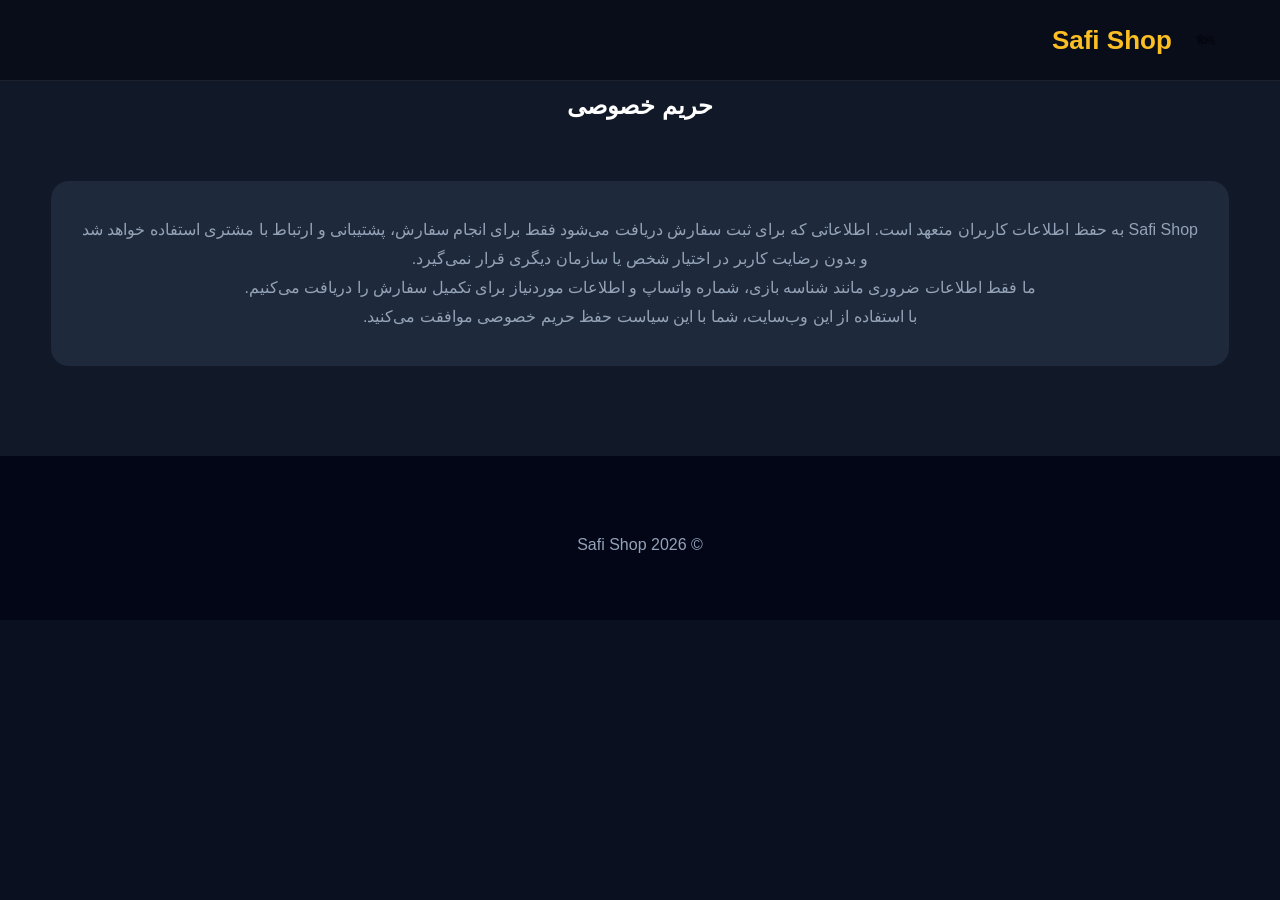
<file: privacy.html>
<!DOCTYPE html>
<html lang="fa-AF" dir="rtl">

<head>

<meta charset="UTF-8">

<meta name="viewport" content="width=device-width, initial-scale=1.0">

<title>حریم خصوصی | Safi Shop</title>

<meta name="description"
content="سیاست حفظ حریم خصوصی Safi Shop">

<meta name="robots"
content="index,follow">

<link rel="stylesheet"
href="assets/css/style.css">

</head>

<body>
<header>

<div class="container">

<nav class="navbar">

<a href="index.html" class="logo">

<img src="assets/images/logo.svg" alt="Safi Shop">

<span>Safi Shop</span>

</a>

</nav>

</div>

</header>
<section class="features">

<div class="container">

<div class="section-title">

<h1>حریم خصوصی</h1>

</div>

<div class="feature-card">

<p>

Safi Shop به حفظ اطلاعات کاربران متعهد است. اطلاعاتی که برای ثبت سفارش دریافت می‌شود فقط برای انجام سفارش، پشتیبانی و ارتباط با مشتری استفاده خواهد شد و بدون رضایت کاربر در اختیار شخص یا سازمان دیگری قرار نمی‌گیرد.

</p>

<p>

ما فقط اطلاعات ضروری مانند شناسه بازی، شماره واتساپ و اطلاعات موردنیاز برای تکمیل سفارش را دریافت می‌کنیم.

</p>

<p>

با استفاده از این وب‌سایت، شما با این سیاست حفظ حریم خصوصی موافقت می‌کنید.

</p>

</div>

</div>

</section>
<footer>

<div class="container">

<p>

© 2026 Safi Shop

</p>

</div>

</footer>

<script src="assets/js/app.js"></script>

</body>

</html>
</file>
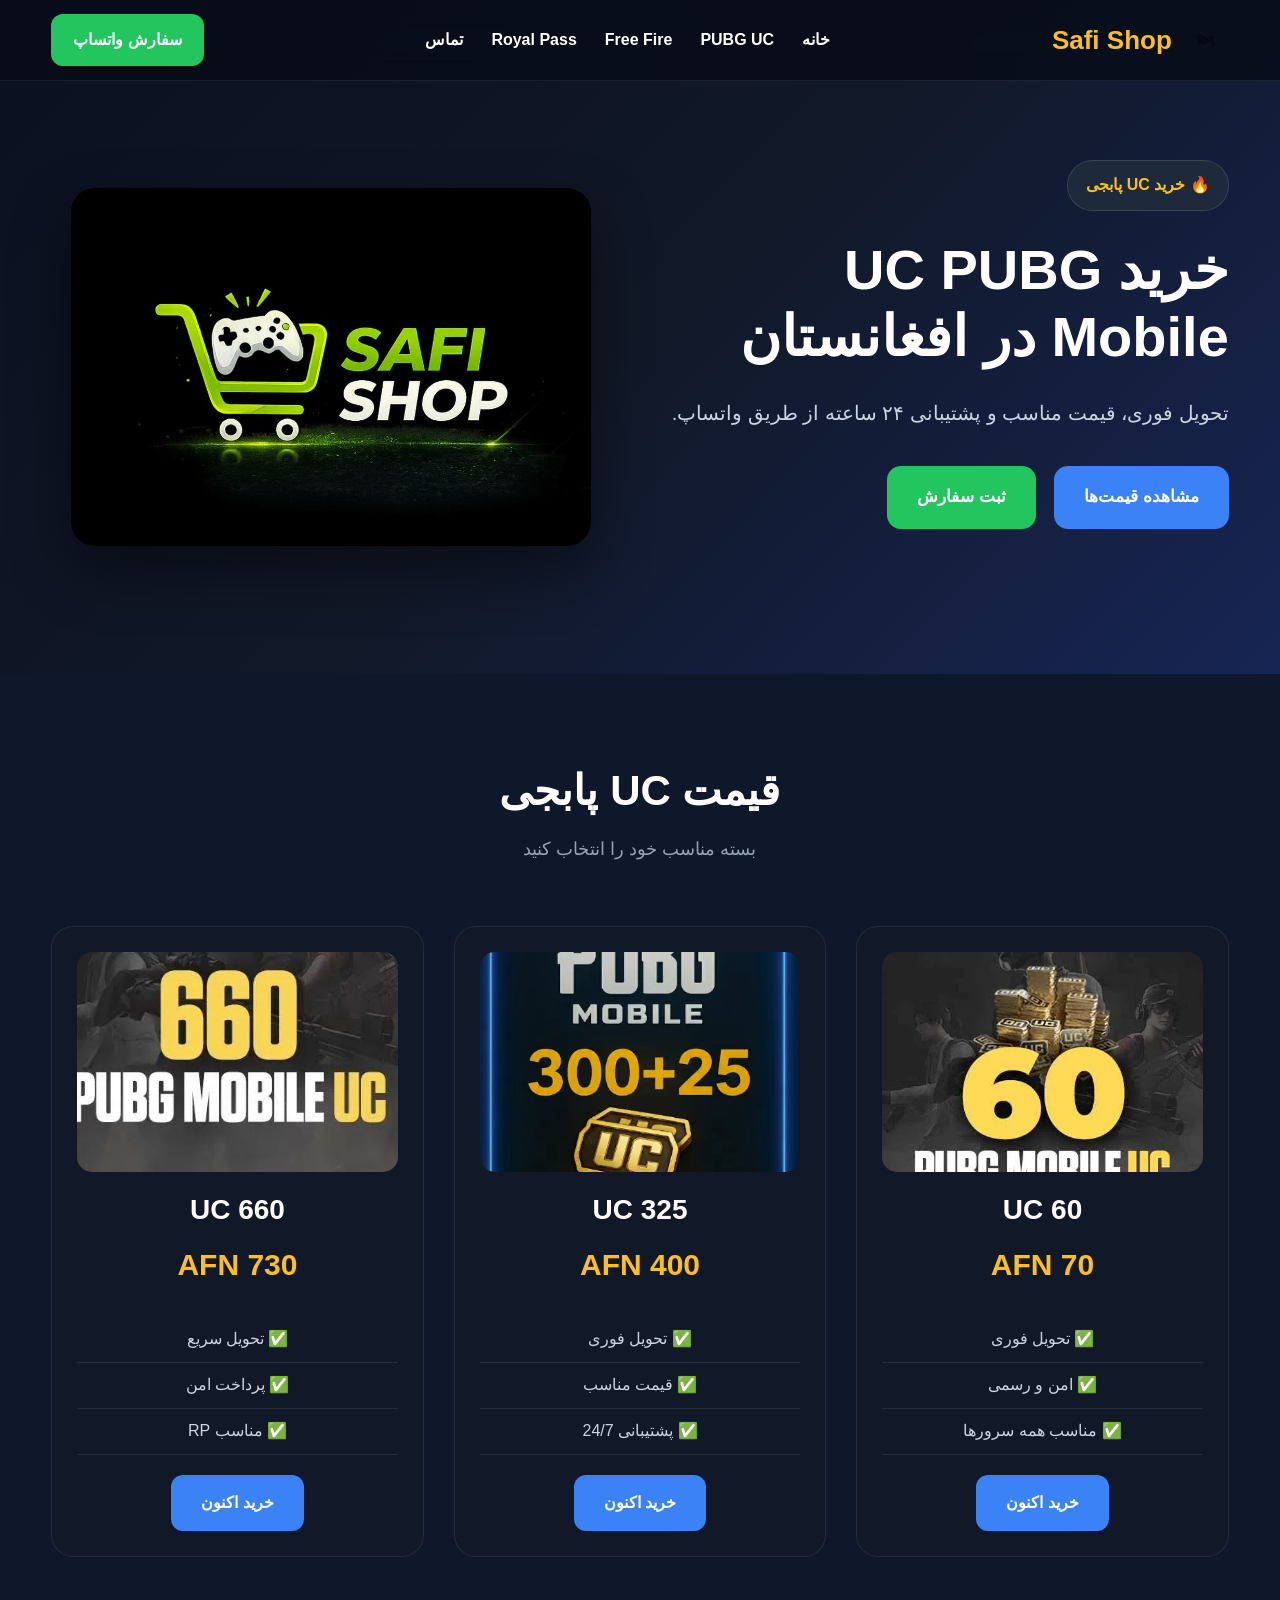
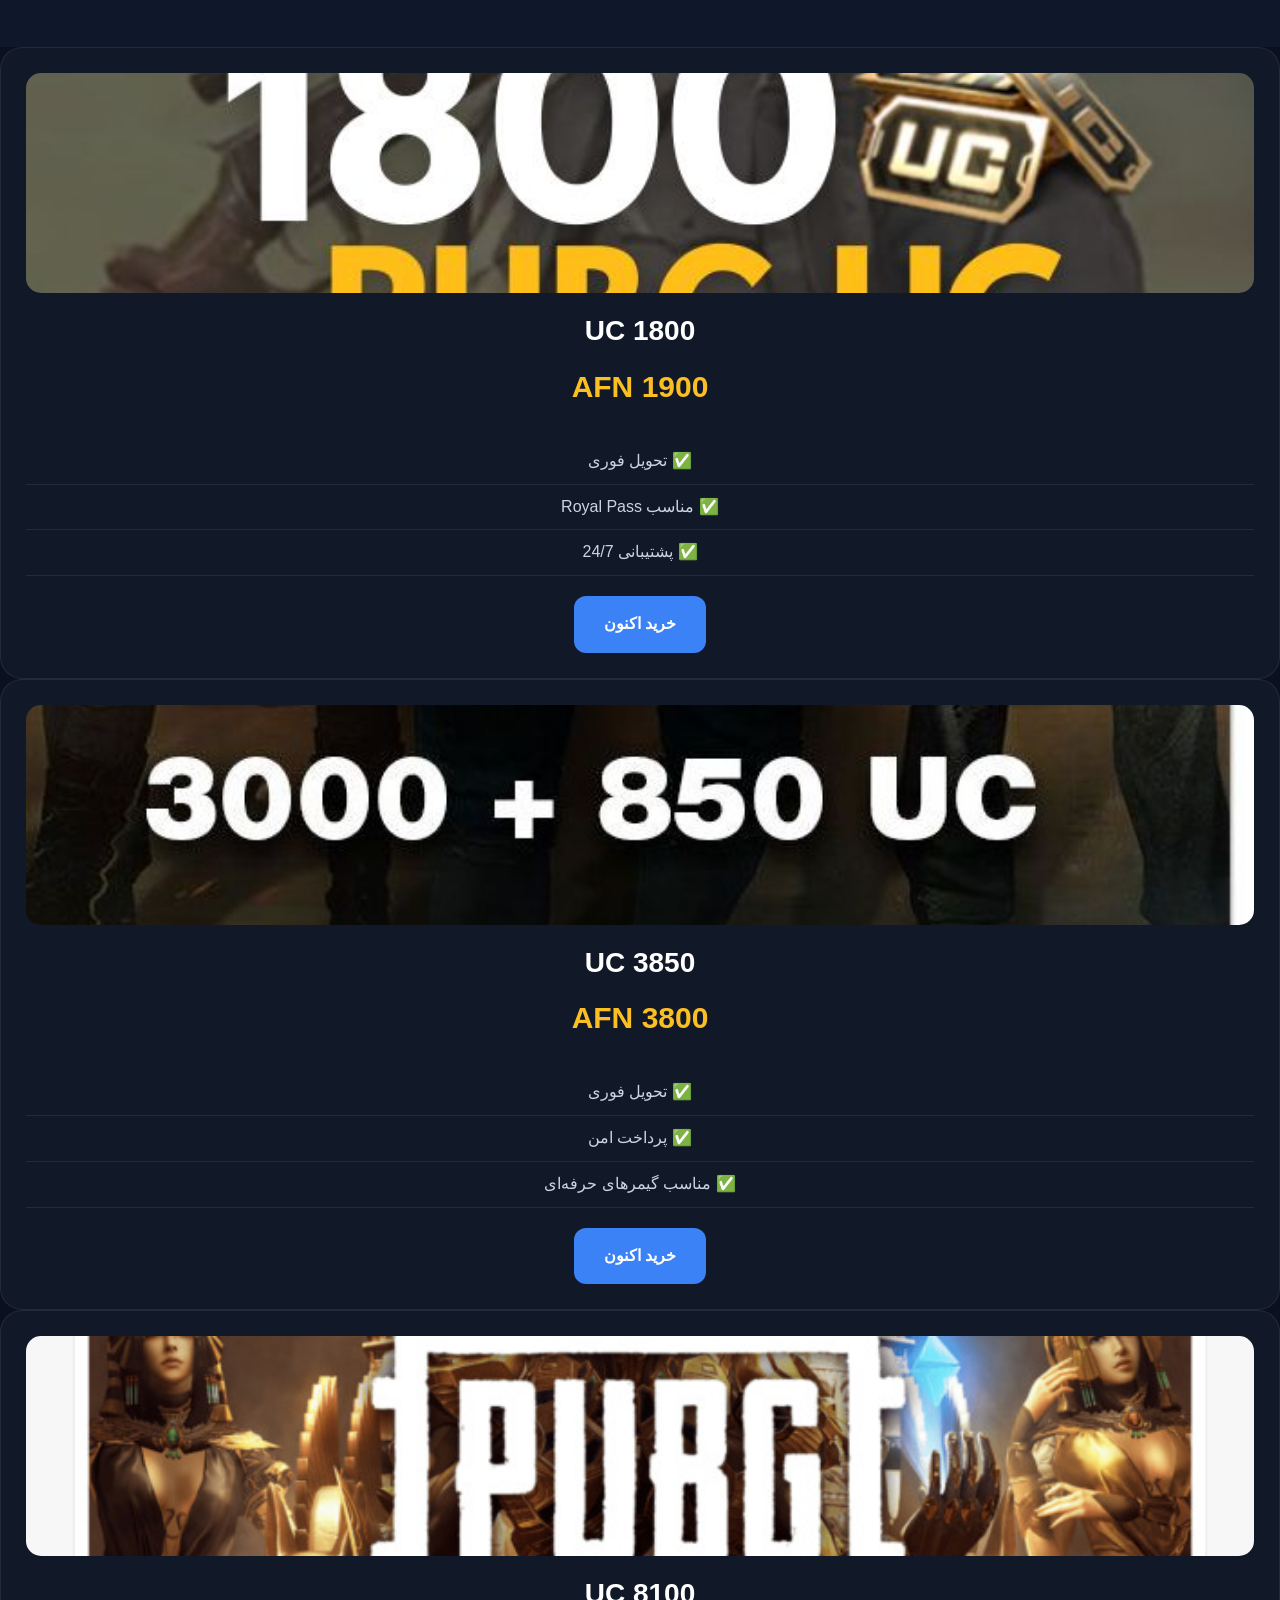
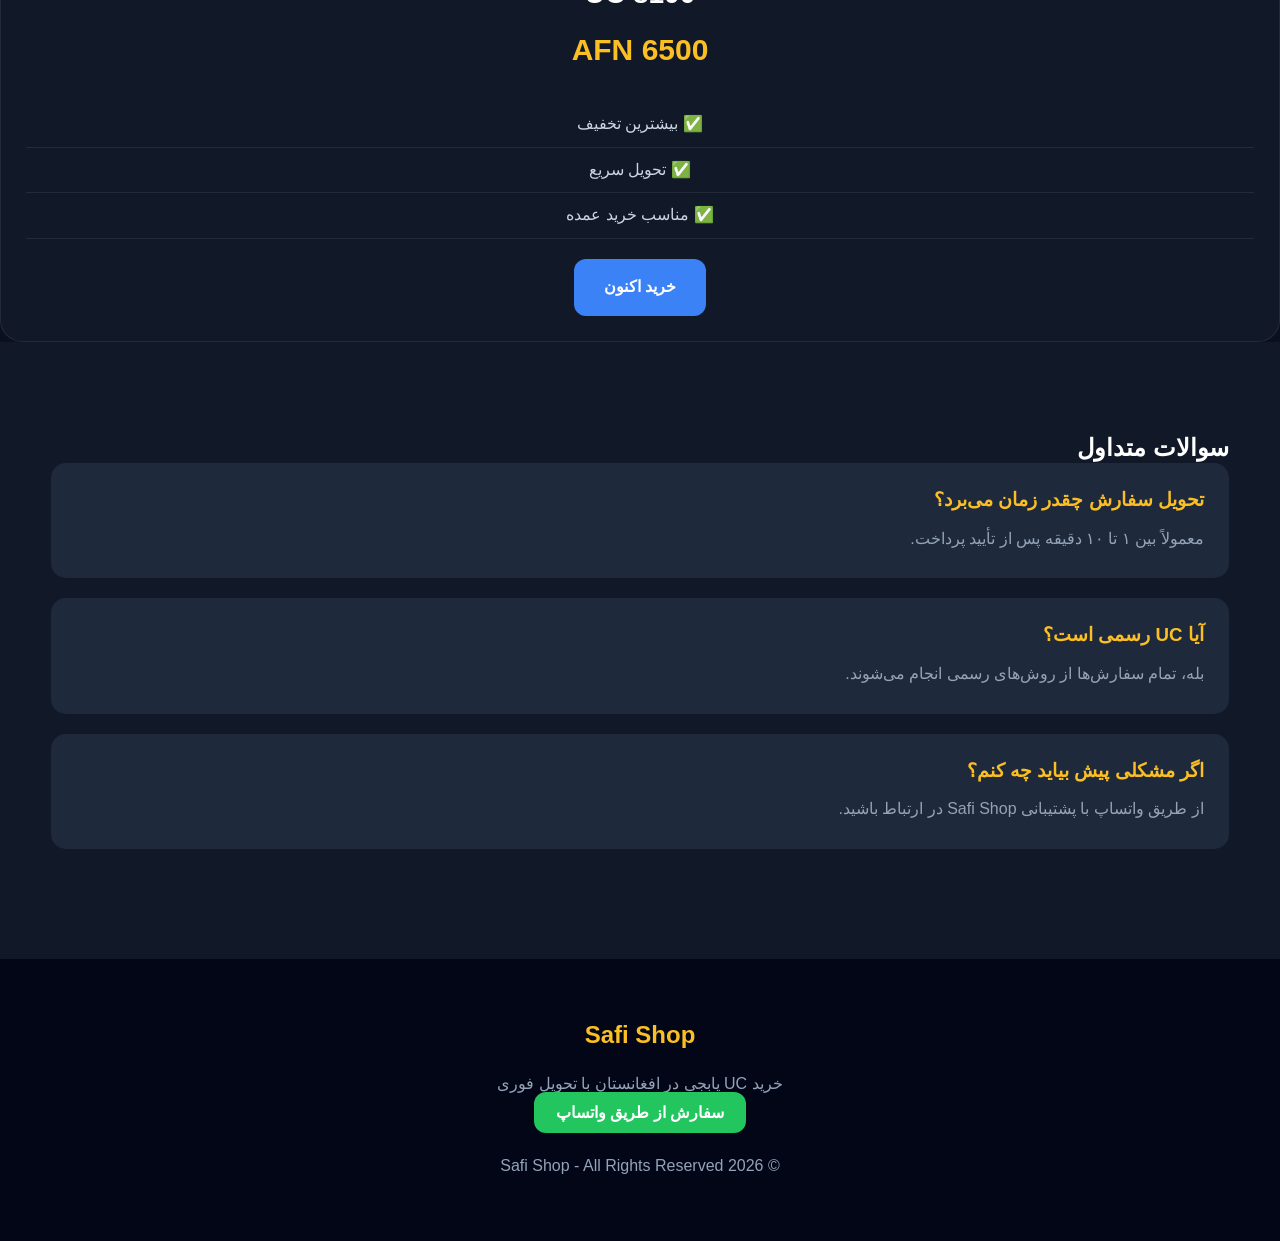
<file: pubg-uc.html>
<!DOCTYPE html>
<html lang="fa-AF" dir="rtl">

<head>

<meta charset="UTF-8">
<meta name="viewport" content="width=device-width, initial-scale=1.0">

<title>خرید UC پابجی در افغانستان | قیمت UC PUBG Mobile | Safi Shop</title>

<meta name="description"
content="خرید UC پابجی در افغانستان با تحویل فوری، قیمت مناسب و پشتیبانی واتساپ. خرید امن UC PUBG Mobile از Safi Shop.">

<meta name="keywords"
content="خرید UC پابجی افغانستان, PUBG UC Afghanistan, یوسی پابجی, خرید یوسی, Safi Shop">

<meta name="author"
content="Edris Safi">

<meta name="robots"
content="index,follow">

<link rel="canonical"
href="https://safii34.github.io/freefire/pubg-uc.html">

<meta property="og:type"
content="website">

<meta property="og:title"
content="خرید UC پابجی | Safi Shop">

<meta property="og:description"
content="خرید UC پابجی در افغانستان با تحویل فوری">

<meta property="og:image"
content="assets/images/pubg-cover.webp">

<meta property="og:url"
content="https://safii34.github.io/freefire/pubg-uc.html">

<meta name="twitter:card"
content="summary_large_image">

<link rel="stylesheet"
href="assets/css/style.css">

</head>

<body>
<header>

<div class="container">

<nav class="navbar">

<a href="index.html" class="logo">

<img src="assets/images/logo.svg" alt="Safi Shop">

<span>Safi Shop</span>

</a>

<ul class="nav-menu">

<li><a href="index.html">خانه</a></li>

<li><a href="pubg-uc.html">PUBG UC</a></li>

<li><a href="freefire-diamond.html">Free Fire</a></li>

<li><a href="royal-pass.html">Royal Pass</a></li>

<li><a href="contact.html">تماس</a></li>

</ul>

<a href="https://wa.me/93796345081"
class="whatsapp-btn">

سفارش واتساپ

</a>

</nav>

</div>

</header>
<section class="hero">

<div class="container hero-content">

<div class="hero-text">

<span class="badge">

🔥 خرید UC پابجی

</span>

<h1>

خرید UC PUBG Mobile در افغانستان

</h1>

<p>

تحویل فوری، قیمت مناسب و پشتیبانی ۲۴ ساعته از طریق واتساپ.

</p>

<div class="hero-buttons">

<a href="#prices"
class="btn btn-primary">

مشاهده قیمت‌ها

</a>

<a href="https://wa.me/93796345081"
class="btn btn-whatsapp">

ثبت سفارش

</a>

</div>

</div>

<div class="hero-image">

<img src="assets/images/one.jpg"

alt="PUBG UC Afghanistan"

loading="eager">

</div>

</div>

</section>
<!-- PUBG UC Prices -->

<section class="products" id="prices">

<div class="container">

<div class="section-title">

<h2>قیمت UC پابجی</h2>

<p>

بسته مناسب خود را انتخاب کنید

</p>

</div>

<div class="product-grid">

<!-- 60 UC -->

<div class="product-card">

<img src="assets/images/60uc.webp"

alt="60 UC PUBG">

<h3>60 UC</h3>

<div class="price">

70 AFN

</div>

<ul class="product-features">

<li>✅ تحویل فوری</li>

<li>✅ امن و رسمی</li>

<li>✅ مناسب همه سرورها</li>

</ul>

<a href="https://wa.me/93796345081?text=سلام،%20میخواهم%2060%20UC%20پابجی%20سفارش%20بدهم."

class="buy-btn">

خرید اکنون

</a>

</div>

<!-- 325 UC -->

<div class="product-card">

<img src="assets/images/325uc.webp"
width="100%" height="200"
alt="325 UC PUBG">

<h3>325 UC</h3>

<div class="price">

400 AFN

</div>

<ul class="product-features">

<li>✅ تحویل فوری</li>

<li>✅ قیمت مناسب</li>

<li>✅ پشتیبانی 24/7</li>

</ul>

<a href="https://wa.me/93796345081?text=سلام،%20میخواهم%20325%20UC%20پابجی%20سفارش%20بدهم."

class="buy-btn">

خرید اکنون

</a>

</div>

<!-- 660 UC -->

<div class="product-card">

<img src="assets/images/660uc.webp"

alt="660 UC PUBG">

<h3>660 UC</h3>

<div class="price">

730 AFN

</div>

<ul class="product-features">

<li>✅ تحویل سریع</li>

<li>✅ پرداخت امن</li>

<li>✅ مناسب RP</li>

</ul>

<a href="https://wa.me/93796345081?text=سلام،%20میخواهم%20660%20UC%20پابجی%20سفارش%20بدهم."

class="buy-btn">

خرید اکنون

</a>

</div>

</div>

</div>

</section>
<!-- 1800 UC -->

<div class="product-card">

<img src="assets/images/1800uc.webp"
alt="1800 UC PUBG"
loading="lazy">

<h3>1800 UC</h3>

<div class="price">
1900 AFN
</div>

<ul class="product-features">
<li>✅ تحویل فوری</li>
<li>✅ مناسب Royal Pass</li>
<li>✅ پشتیبانی 24/7</li>
</ul>

<a href="https://wa.me/93796345081?text=سلام، میخواهم 1800 UC پابجی سفارش بدهم."
class="buy-btn">
خرید اکنون
</a>

</div>

<!-- 3850 UC -->

<div class="product-card">

<img src="assets/images/3850uc.webp"
alt="3850 UC PUBG"
loading="lazy">

<h3>3850 UC</h3>

<div class="price">
3800 AFN
</div>

<ul class="product-features">
<li>✅ تحویل فوری</li>
<li>✅ پرداخت امن</li>
<li>✅ مناسب گیمرهای حرفه‌ای</li>
</ul>

<a href="https://wa.me/93796345081?text=سلام، میخواهم 3850 UC پابجی سفارش بدهم."
class="buy-btn">
خرید اکنون
</a>

</div>

<!-- 8100 UC -->

<div class="product-card">

<img src="assets/images/8100uc.webp"
alt="8100 UC PUBG"
loading="lazy">

<h3>8100 UC</h3>

<div class="price">
6500 AFN
</div>

<ul class="product-features">
<li>✅ بیشترین تخفیف</li>
<li>✅ تحویل سریع</li>
<li>✅ مناسب خرید عمده</li>
</ul>

<a href="https://wa.me/93796345081?text=سلام، میخواهم 8100 UC پابجی سفارش بدهم."
class="buy-btn">
خرید اکنون
</a>

</div>
<section class="faq">

<div class="container">

<h2>سوالات متداول</h2>

<div class="faq-item">

<h3>تحویل سفارش چقدر زمان می‌برد؟</h3>

<p>
معمولاً بین ۱ تا ۱۰ دقیقه پس از تأیید پرداخت.
</p>

</div>

<div class="faq-item">

<h3>آیا UC رسمی است؟</h3>

<p>
بله، تمام سفارش‌ها از روش‌های رسمی انجام می‌شوند.
</p>

</div>

<div class="faq-item">

<h3>اگر مشکلی پیش بیاید چه کنم؟</h3>

<p>
از طریق واتساپ با پشتیبانی Safi Shop در ارتباط باشید.
</p>

</div>

</div>

</section>
<footer>

<div class="container">

<h2>Safi Shop</h2>

<p>
خرید UC پابجی در افغانستان با تحویل فوری
</p>

<a class="whatsapp-btn"
href="https://wa.me/93796345081">

سفارش از طریق واتساپ

</a>

<p style="margin-top:25px;">

© 2026 Safi Shop - All Rights Reserved

</p>

</div>

</footer>

<script src="assets/js/app.js"></script>

</body>

</html>
</file>
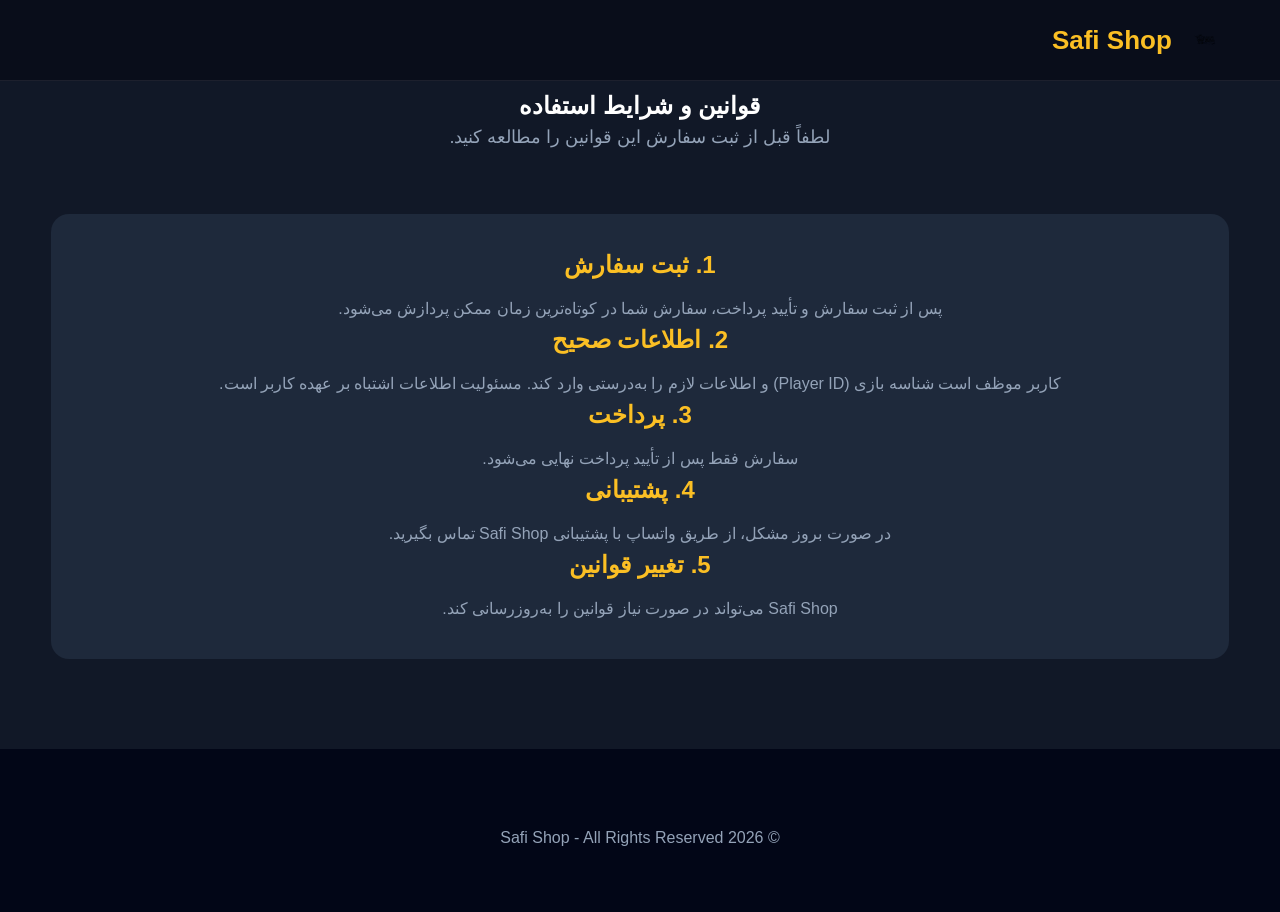
<file: terms.html>
<!DOCTYPE html>
<html lang="fa-AF" dir="rtl">

<head>

<meta charset="UTF-8">
<meta name="viewport" content="width=device-width, initial-scale=1.0">

<title>قوانین و شرایط استفاده | Safi Shop</title>

<meta name="description"
content="قوانین و شرایط استفاده از خدمات Safi Shop">

<meta name="robots"
content="index,follow">

<link rel="canonical"
href="https://safii34.github.io/freefire/terms.html">

<link rel="stylesheet"
href="assets/css/style.css">

</head>

<body>
<header>

<div class="container">

<nav class="navbar">

<a href="index.html" class="logo">

<img src="assets/images/logo.svg" alt="Safi Shop Logo">

<span>Safi Shop</span>

</a>

</nav>

</div>

</header>
<section class="features">

<div class="container">

<div class="section-title">

<h1>قوانین و شرایط استفاده</h1>

<p>لطفاً قبل از ثبت سفارش این قوانین را مطالعه کنید.</p>

</div>

<div class="feature-card">

<h3>1. ثبت سفارش</h3>

<p>
پس از ثبت سفارش و تأیید پرداخت، سفارش شما در کوتاه‌ترین زمان ممکن پردازش می‌شود.
</p>

<h3>2. اطلاعات صحیح</h3>

<p>
کاربر موظف است شناسه بازی (Player ID) و اطلاعات لازم را به‌درستی وارد کند. مسئولیت اطلاعات اشتباه بر عهده کاربر است.
</p>

<h3>3. پرداخت</h3>

<p>
سفارش فقط پس از تأیید پرداخت نهایی می‌شود.
</p>

<h3>4. پشتیبانی</h3>

<p>
در صورت بروز مشکل، از طریق واتساپ با پشتیبانی Safi Shop تماس بگیرید.
</p>

<h3>5. تغییر قوانین</h3>

<p>
Safi Shop می‌تواند در صورت نیاز قوانین را به‌روزرسانی کند.
</p>

</div>

</div>

</section>
<footer>

<div class="container">

<p>© 2026 Safi Shop - All Rights Reserved</p>

</div>

</footer>

<script src="assets/js/app.js"></script>

</body>
</html>
</file>
<file: assets/css/style.css>
/* ==========================
   Safi Shop CSS v2
========================== */

*{
margin:0;
padding:0;
box-sizing:border-box;
}

html{
scroll-behavior:smooth;
}

body{

font-family:'Vazirmatn',sans-serif;

background:#0b1020;

color:#ffffff;

line-height:1.8;

overflow-x:hidden;

}

/* لینک */

a{

text-decoration:none;

color:inherit;

}

/* عکس */

img{

max-width:100%;

display:block;

}

/* کانتینر */

.container{

width:min(1200px,92%);

margin:auto;

}

/* رنگ‌ها */

:root{

--primary:#3b82f6;

--secondary:#06b6d4;

--gold:#fbbf24;

--dark:#0b1020;

--card:#111827;

--text:#ffffff;

--muted:#94a3b8;

--success:#22c55e;

--danger:#ef4444;

}

/* عنوان‌ها */

h1,h2,h3{

font-weight:800;

line-height:1.3;

}

p{

color:var(--muted);

}

/* فاصله */

section{

padding:90px 0;

}
header{

position:fixed;

top:0;

left:0;

width:100%;

z-index:999;

background:rgba(8,12,24,.80);

backdrop-filter:blur(15px);

border-bottom:1px solid rgba(255,255,255,.08);

}

.navbar{

display:flex;

align-items:center;

justify-content:space-between;

height:80px;

}

.logo{

display:flex;

align-items:center;

gap:12px;

font-size:26px;

font-weight:800;

color:var(--gold);

}

.logo img{

width:45px;

}

.nav-menu{

display:flex;

gap:28px;

list-style:none;

}

.nav-menu a{

font-weight:600;

transition:.3s;

}

.nav-menu a:hover{

color:var(--gold);

}

.whatsapp-btn{

background:#22c55e;

padding:12px 22px;

border-radius:12px;

font-weight:700;

transition:.3s;

}

.whatsapp-btn:hover{

transform:translateY(-3px);

}
/* ==========================
   Hero Section
========================== */

.hero{

padding-top:160px;

padding-bottom:100px;

background:
linear-gradient(135deg,#0b1020 0%,#111827 50%,#172554 100%);

}

.hero-content{

display:grid;

grid-template-columns:1fr 1fr;

align-items:center;

gap:60px;

}

.hero-text h1{

font-size:56px;

font-weight:800;

margin-bottom:25px;

line-height:1.2;

}

.hero-text p{

font-size:20px;

margin-bottom:35px;

color:#cbd5e1;

}

.badge{

display:inline-block;

background:#1e293b;

border:1px solid rgba(255,255,255,.12);

padding:10px 18px;

border-radius:999px;

margin-bottom:25px;

color:var(--gold);

font-weight:700;

}

.hero-buttons{

display:flex;

gap:18px;

flex-wrap:wrap;

margin-bottom:45px;

}

.btn{

display:inline-flex;

align-items:center;

justify-content:center;

padding:16px 30px;

border-radius:14px;

font-size:17px;

font-weight:700;

transition:.35s;

cursor:pointer;

}

.btn-primary{

background:var(--primary);

color:white;

}

.btn-primary:hover{

transform:translateY(-5px);

box-shadow:0 15px 35px rgba(59,130,246,.4);

}

.btn-secondary{

background:var(--gold);

color:#111;

}

.btn-secondary:hover{

transform:translateY(-5px);

box-shadow:0 15px 35px rgba(251,191,36,.35);

}

.btn-whatsapp{

background:#22c55e;

color:white;

}

.btn-whatsapp:hover{

transform:translateY(-5px);

box-shadow:0 15px 35px rgba(34,197,94,.4);

}
/* ==========================
   Hero Stats
========================== */

.hero-stats{

display:flex;

gap:20px;

flex-wrap:wrap;

margin-top:25px;

}

.stat-box{

background:#111827;

padding:22px;

border-radius:18px;

min-width:140px;

text-align:center;

border:1px solid rgba(255,255,255,.08);

transition:.3s;

}

.stat-box:hover{

transform:translateY(-8px);

border-color:var(--gold);

}

.stat-box h2{

font-size:34px;

color:var(--gold);

margin-bottom:8px;

}

.hero-image{

display:flex;

justify-content:center;

align-items:center;

}

.hero-image img{

width:100%;

max-width:520px;

border-radius:24px;

box-shadow:0 25px 60px rgba(0,0,0,.45);

transition:.4s;

}

.hero-image img:hover{

transform:scale(1.03);

}
/* ==========================
   Products
========================== */

.products{

background:#0f172a;

}

.section-title{

text-align:center;

margin-bottom:60px;

}

.section-title h2{

font-size:42px;

margin-bottom:15px;

color:#fff;

}

.section-title p{

font-size:18px;

color:#94a3b8;

}

.product-grid{

display:grid;

grid-template-columns:repeat(auto-fit,minmax(300px,1fr));

gap:30px;

}

.product-card{

background:#111827;

border-radius:22px;

overflow:hidden;

padding:25px;

text-align:center;

border:1px solid rgba(255,255,255,.08);

transition:.35s;

}

.product-card:hover{

transform:translateY(-12px);

border-color:#fbbf24;

box-shadow:0 20px 45px rgba(0,0,0,.35);

}

.product-card img{

height:220px;

width:100%;

object-fit:cover;

border-radius:15px;

margin-bottom:20px;

}

.product-card h3{

font-size:28px;

margin-bottom:10px;

}

.product-card p{

margin-bottom:20px;

}

.price{

font-size:30px;

font-weight:800;

color:#fbbf24;

margin-bottom:25px;

}

.buy-btn{

display:inline-block;

background:#3b82f6;

padding:14px 30px;

border-radius:12px;

font-weight:700;

transition:.3s;

}

.buy-btn:hover{

background:#2563eb;

transform:scale(1.05);

}
/* ==========================
   Features
========================== */

.features{

background:#111827;

}

.features-grid{

display:grid;

grid-template-columns:repeat(auto-fit,minmax(250px,1fr));

gap:25px;

}

.feature-card{

background:#1e293b;

padding:35px 25px;

border-radius:18px;

text-align:center;

transition:.35s;

}

.feature-card:hover{

transform:translateY(-10px);

background:#263449;

}

.feature-icon{

font-size:55px;

margin-bottom:18px;

}

.feature-card h3{

margin-bottom:15px;

font-size:24px;

color:#fbbf24;

}
/* ==========================
   Testimonials
========================== */

.testimonials{

background:#0b1020;

}

.testimonial-grid{

display:grid;

grid-template-columns:repeat(auto-fit,minmax(300px,1fr));

gap:30px;

}

.testimonial-card{

background:#111827;

padding:30px;

border-radius:20px;

border:1px solid rgba(255,255,255,.08);

transition:.35s;

}

.testimonial-card:hover{

transform:translateY(-10px);

border-color:#fbbf24;

}

.testimonial-card h3{

color:#fbbf24;

font-size:26px;

margin-bottom:15px;

}

.testimonial-card p{

margin-bottom:20px;

}

.testimonial-card strong{

color:#fff;

}
/* ==========================
   FAQ
========================== */

.faq{

background:#111827;

}

.faq-item{

background:#1e293b;

padding:25px;

margin-bottom:20px;

border-radius:15px;

transition:.3s;

}

.faq-item:hover{

background:#263449;

}

.faq-item h3{

color:#fbbf24;

margin-bottom:12px;

}
/* ==========================
   Footer
========================== */

footer{

background:#020617;

padding:60px 0;

text-align:center;

}

footer h2{

color:#fbbf24;

margin-bottom:20px;

}

.footer-links{

display:flex;

justify-content:center;

flex-wrap:wrap;

gap:20px;

margin:25px 0;

}

.footer-links a{

transition:.3s;

}

.footer-links a:hover{

color:#fbbf24;

}

footer p{

margin-top:15px;

color:#94a3b8;

}
/* ==========================
   Responsive
========================== */

@media(max-width:768px){

.nav-menu{

display:none;

}

.hero-content{

grid-template-columns:1fr;

text-align:center;

}

.hero-text h1{

font-size:36px;

}

.hero-buttons{

justify-content:center;

}

.hero-stats{

justify-content:center;

}

.section-title h2{

font-size:32px;

}

.product-grid,

.features-grid,

.testimonial-grid{

grid-template-columns:1fr;

}

}
.back-top{

position:fixed;

right:20px;

bottom:20px;

width:50px;

height:50px;

border:none;

border-radius:50%;

background:#3b82f6;

color:#fff;

font-size:22px;

cursor:pointer;

display:none;

z-index:999;

}

.back-top.show{

display:block;

}
.product-features{

list-style:none;

margin:20px 0;

padding:0;

}

.product-features li{

padding:8px 0;

color:#cbd5e1;

border-bottom:1px solid rgba(255,255,255,.08);

}
.search-box{

margin:30px auto;

max-width:500px;

}

.search-box input{

width:100%;

padding:15px 20px;

border:none;

border-radius:14px;

font-size:16px;

outline:none;

background:#1e293b;

color:#fff;

}

.search-box input::placeholder{

color:#94a3b8;

}
.slider{
position:relative;
overflow:hidden;
border-radius:20px;
margin:40px auto;
}

.slide{
display:none;
}

.slide.active{
display:block;
animation:fadeIn .6s ease;
}

.slide img{
width:100%;
display:block;
border-radius:20px;
}

.prev,
.next{
position:absolute;
top:50%;
transform:translateY(-50%);
background:#0008;
color:#fff;
border:none;
padding:12px 18px;
cursor:pointer;
border-radius:8px;
}

.prev{
left:15px;
}

.next{
right:15px;
}

.dots{
text-align:center;
margin-top:15px;
}

.dot{
display:inline-block;
width:12px;
height:12px;
border-radius:50%;
background:#666;
margin:0 5px;
cursor:pointer;
}

.dot.active{
background:#ffc107;
}
</file>
